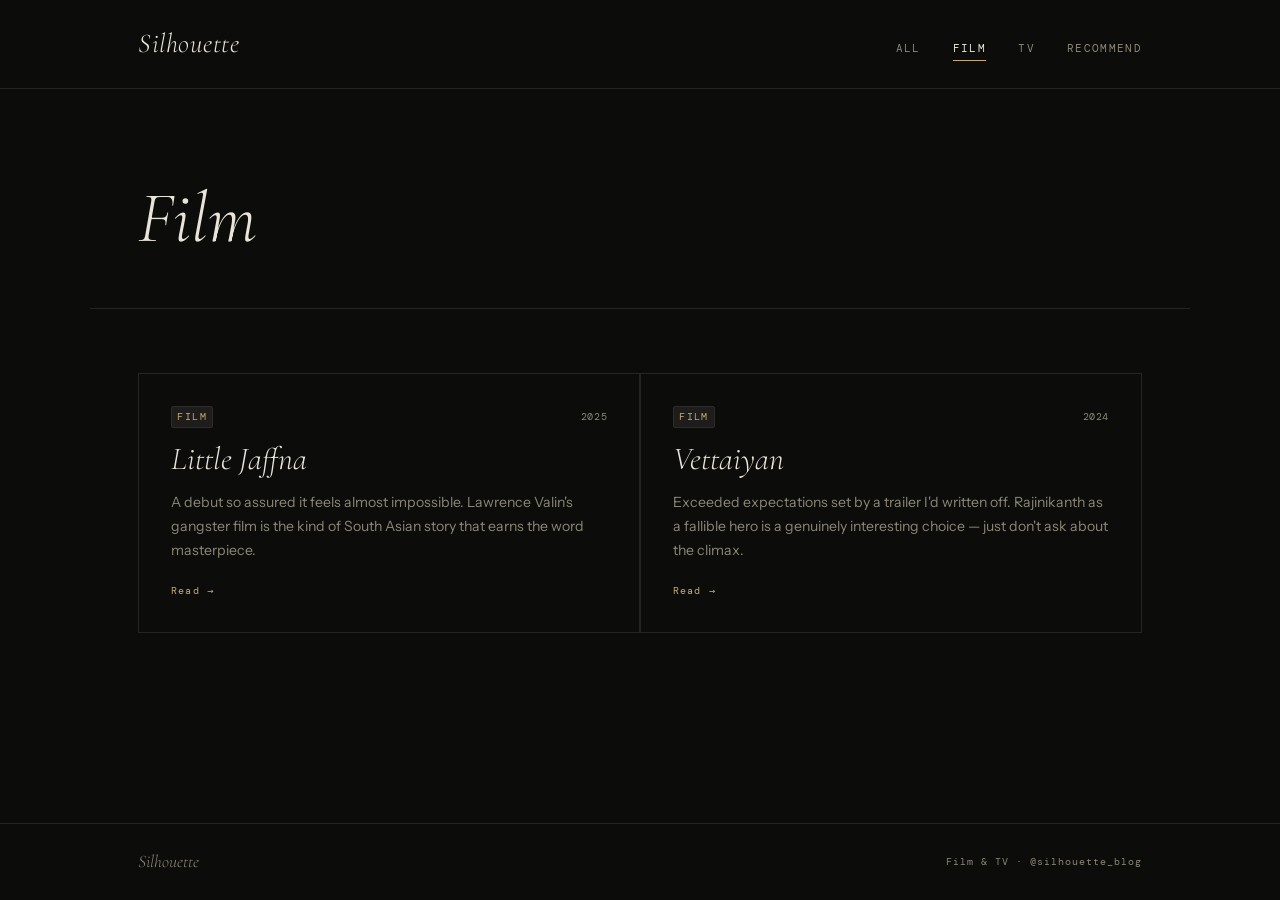
<file: film.html>
<!DOCTYPE html>
<html lang="en">
<head>
  <meta charset="UTF-8" />
  <meta name="viewport" content="width=device-width, initial-scale=1.0" />
  <title>Film — Silhouette</title>
  <link rel="stylesheet" href="css/style.css" />
  <link rel="preconnect" href="https://fonts.googleapis.com">
  <link href="https://fonts.googleapis.com/css2?family=Cormorant+Garamond:ital,wght@0,300;0,400;0,600;1,300;1,400&family=DM+Mono:wght@300;400&family=Instrument+Sans:wght@400;500&display=swap" rel="stylesheet">
</head>
<body>

  <header class="site-header">
    <div class="header-inner">
      <a href="index.html" class="wordmark">Silhouette</a>
      <nav>
        <a href="index.html" class="nav-link">All</a>
        <a href="film.html" class="nav-link active">Film</a>
        <a href="tv.html" class="nav-link">TV</a>
        <a href="recommend.html" class="nav-link">Recommend</a>
      </nav>
    </div>
    <div class="header-rule"></div>
  </header>

  <main>
    <div class="filter-header">
      <h1 class="filter-title">Film</h1>
    </div>

    <section class="grid-section">
      <div class="card-grid">

        <a href="posts/little-jaffna.html" class="card">
          <div class="card-top">
            <span class="tag">Film</span>
            <span class="card-year">2025</span>
          </div>
          <h3 class="card-title">Little Jaffna</h3>
          <p class="card-excerpt">A debut so assured it feels almost impossible. Lawrence Valin's gangster film is the kind of South Asian story that earns the word masterpiece.</p>
          <div class="card-footer">Read →</div>
        </a>

        <a href="posts/vettaiyan.html" class="card">
          <div class="card-top">
            <span class="tag">Film</span>
            <span class="card-year">2024</span>
          </div>
          <h3 class="card-title">Vettaiyan</h3>
          <p class="card-excerpt">Exceeded expectations set by a trailer I'd written off. Rajinikanth as a fallible hero is a genuinely interesting choice — just don't ask about the climax.</p>
          <div class="card-footer">Read →</div>
        </a>

      </div>
    </section>
  </main>

  <footer class="site-footer">
    <div class="footer-inner">
      <span class="wordmark-sm">Silhouette</span>
      <span class="footer-note">Film &amp; TV · @silhouette_blog</span>
    </div>
  </footer>

  <script data-goatcounter="https://silhouette.goatcounter.com/count"
          async src="//gc.zgo.at/count.js"></script>
</body>
</html>
</file>
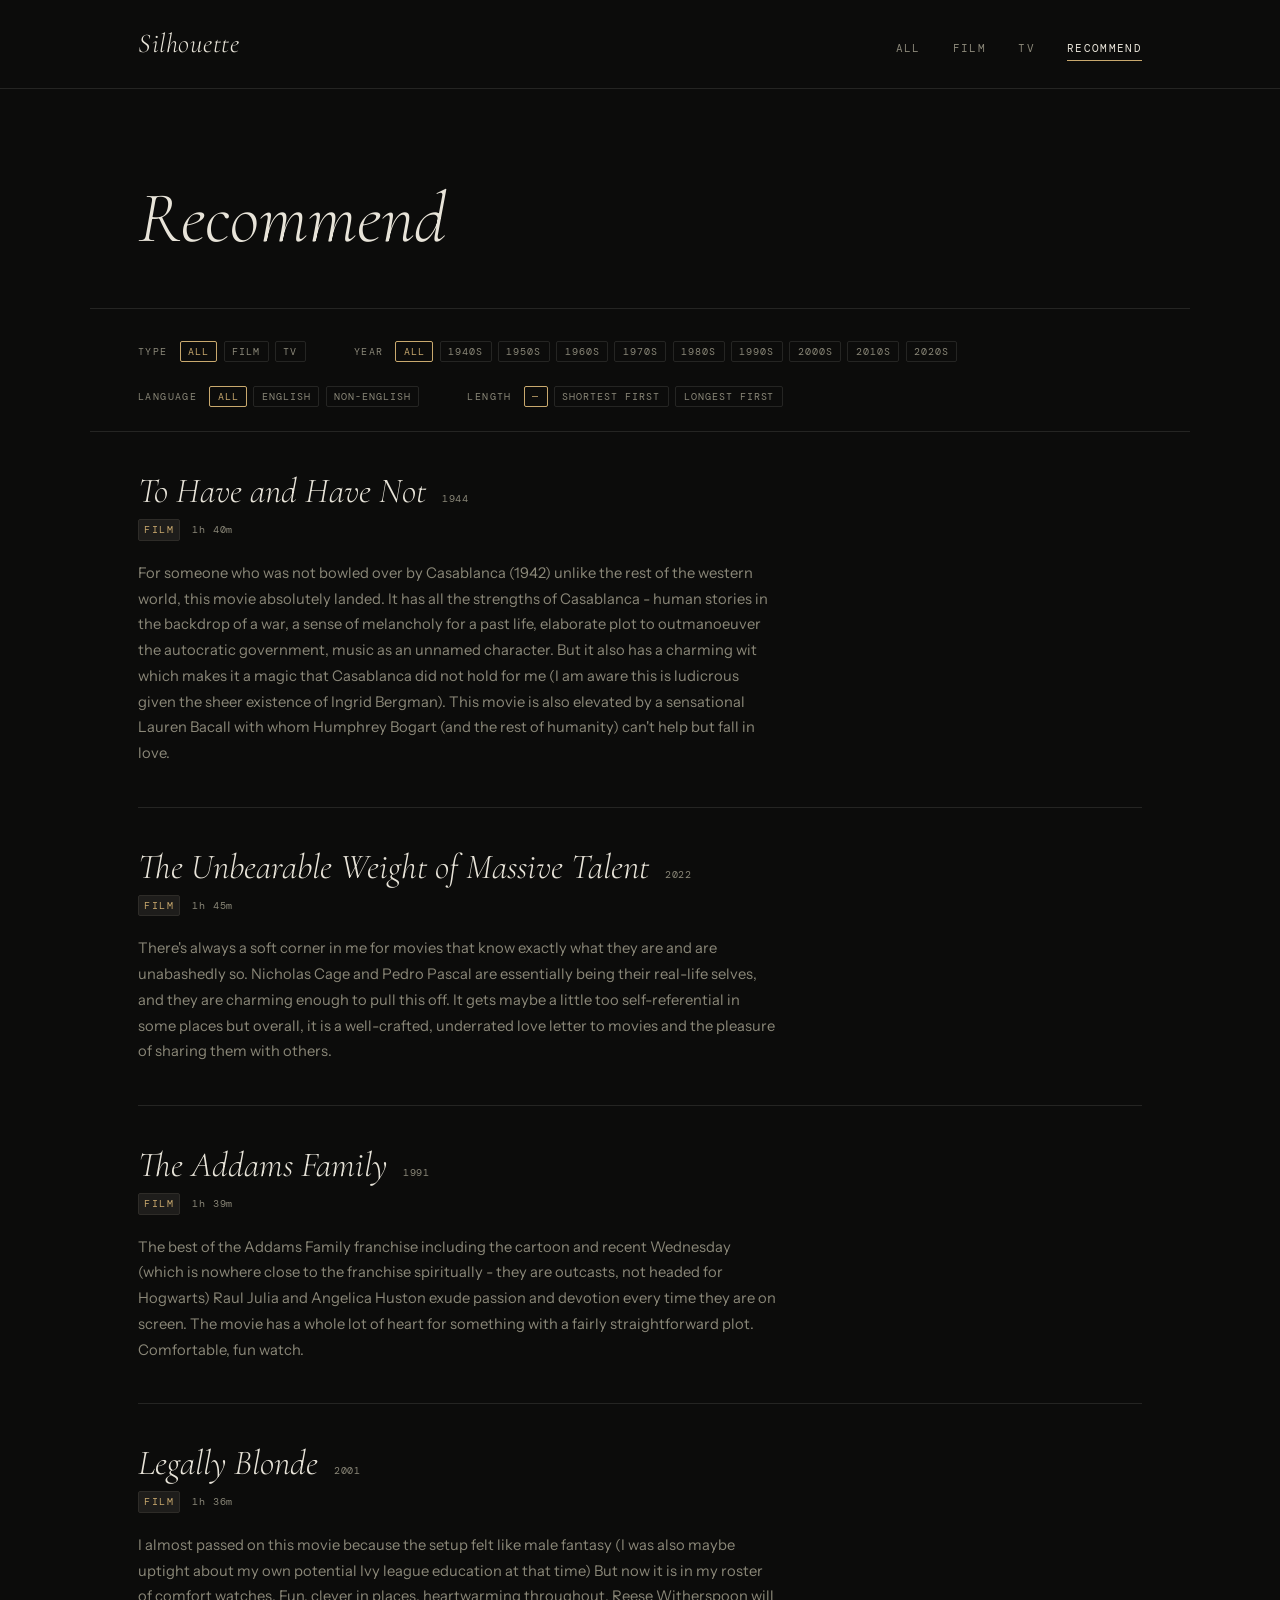
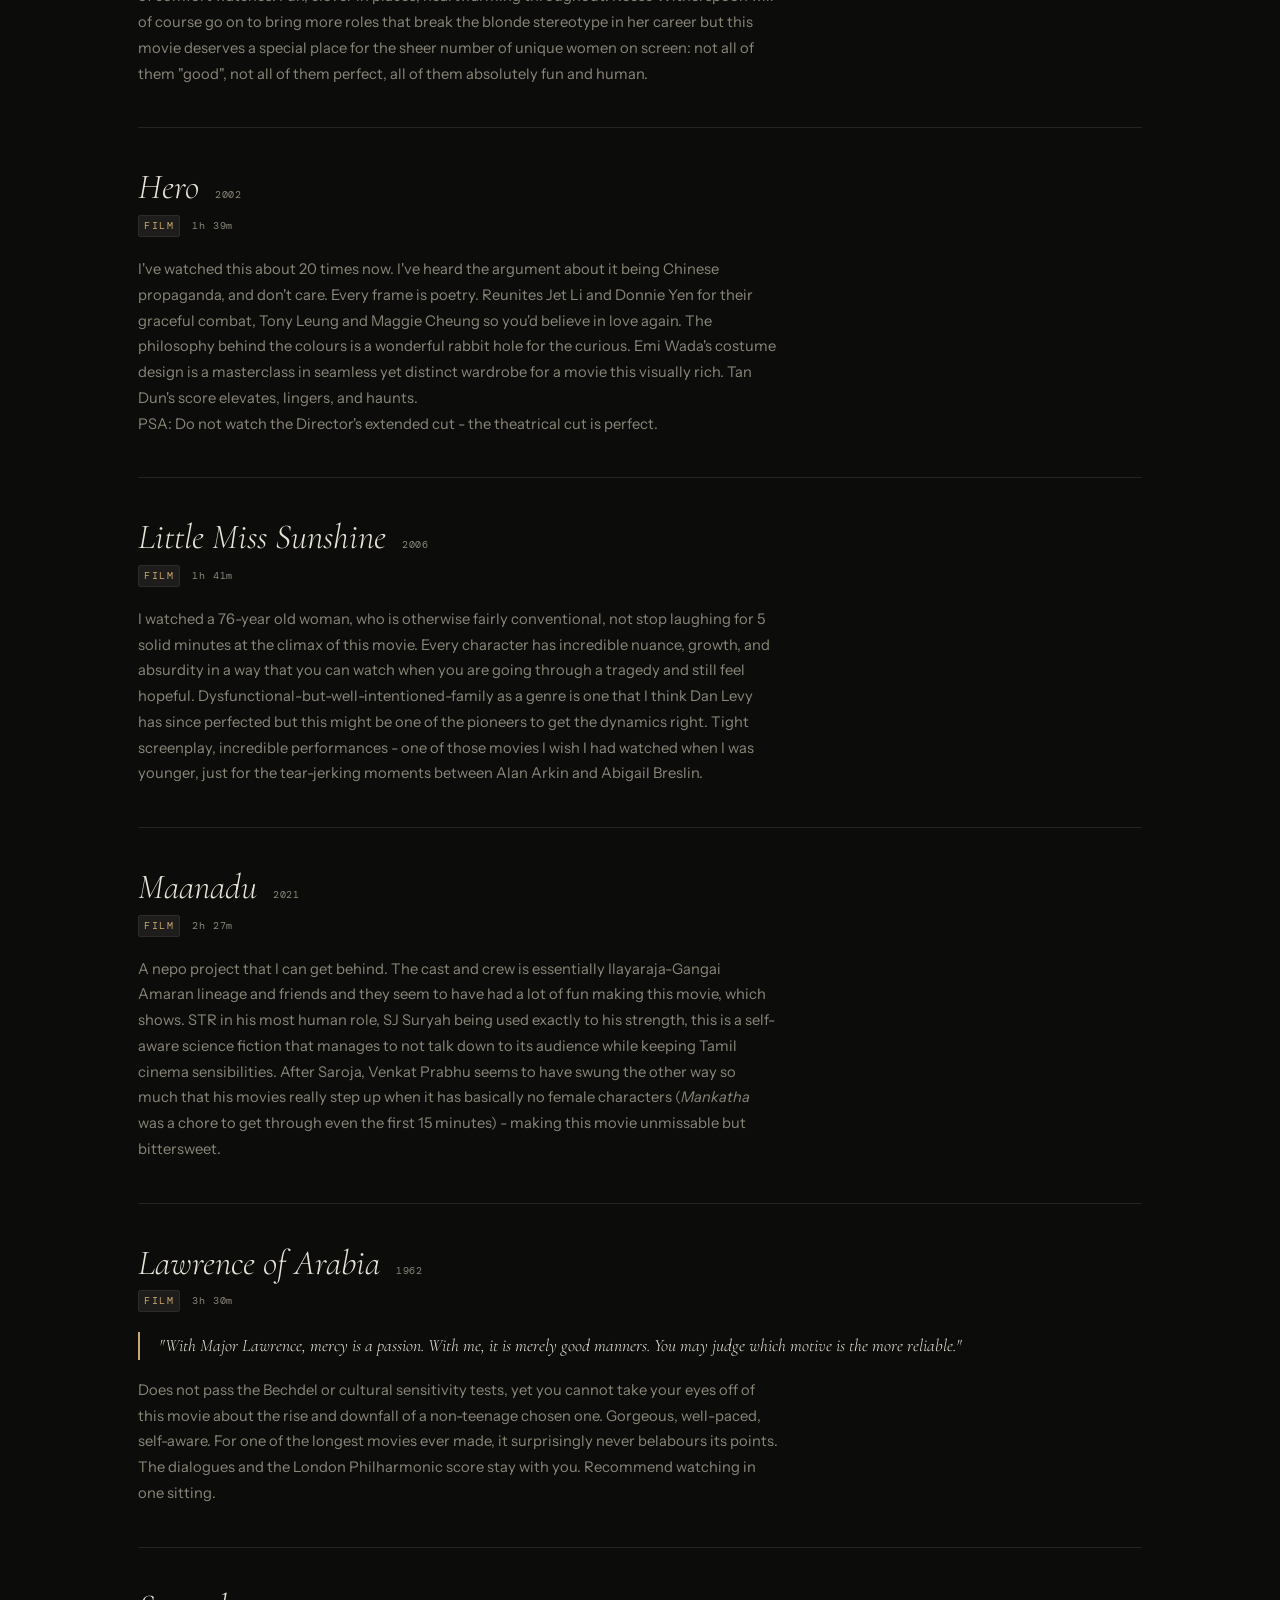
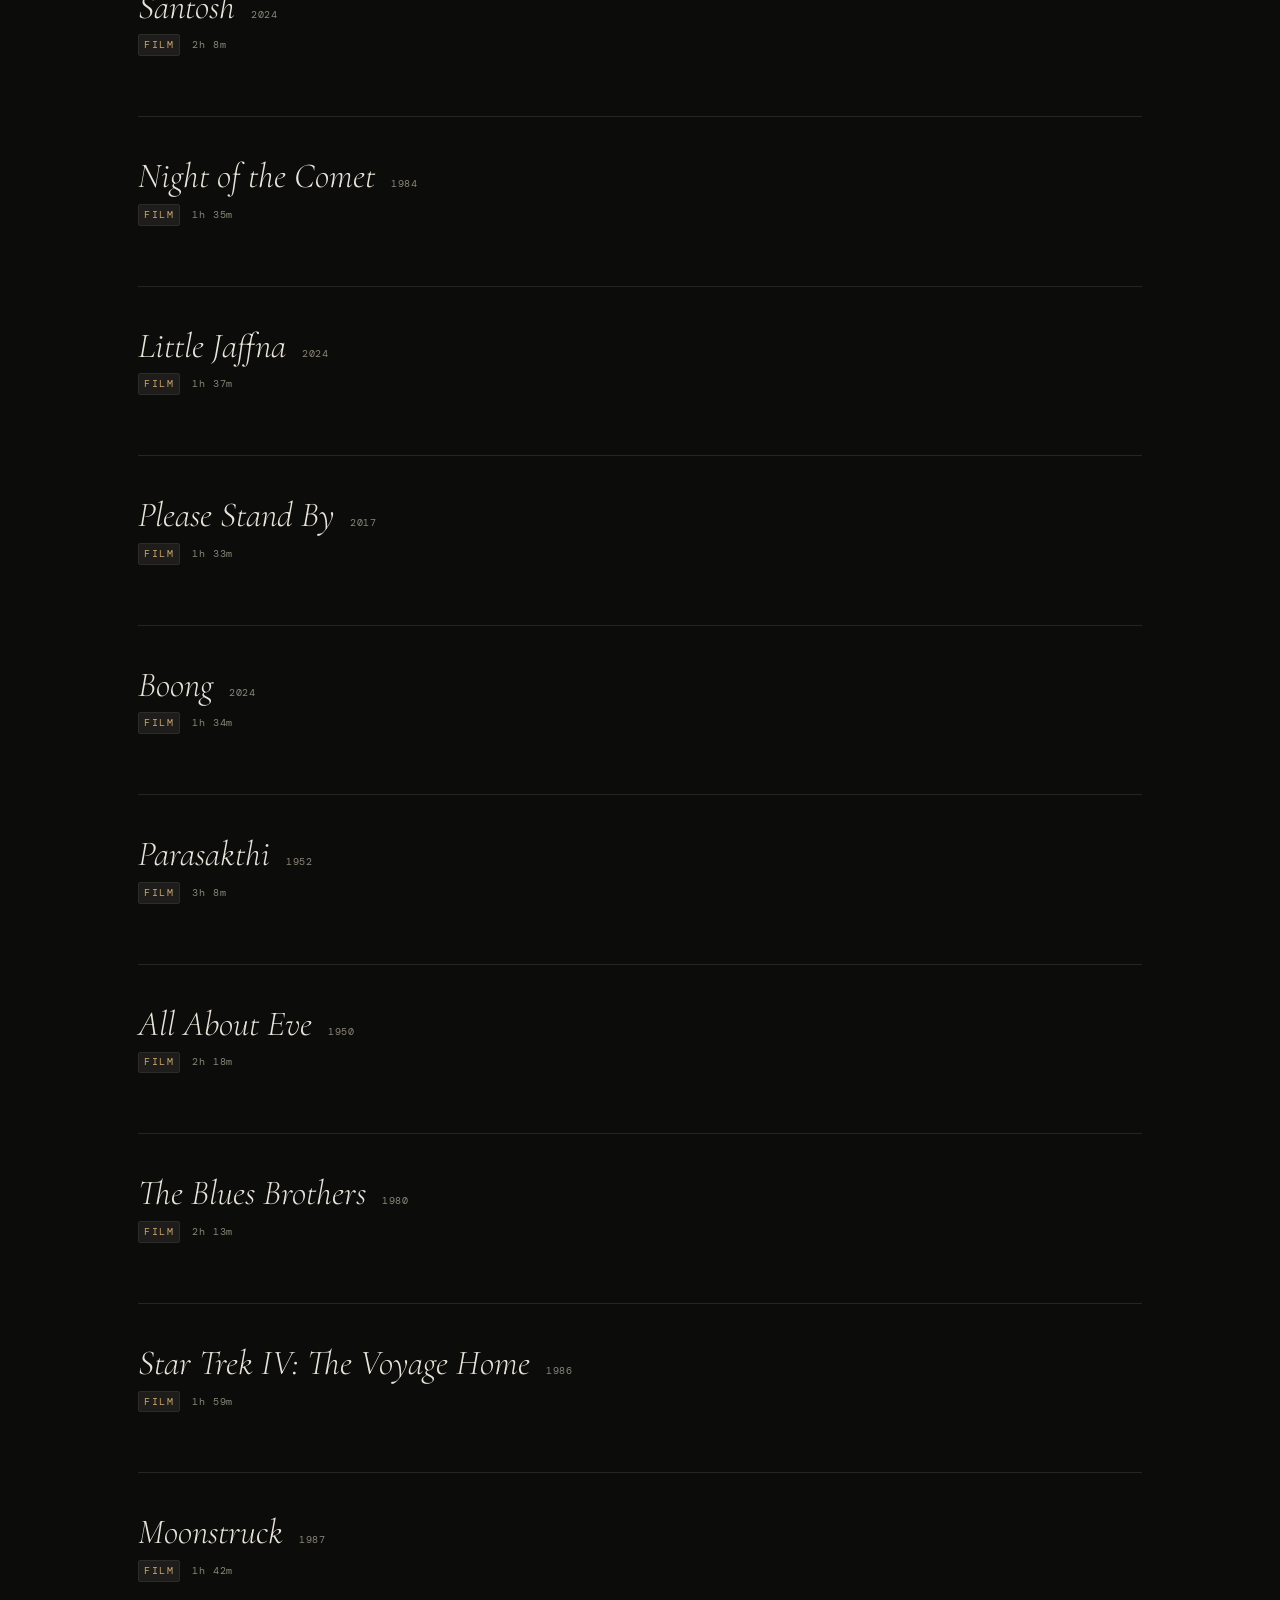
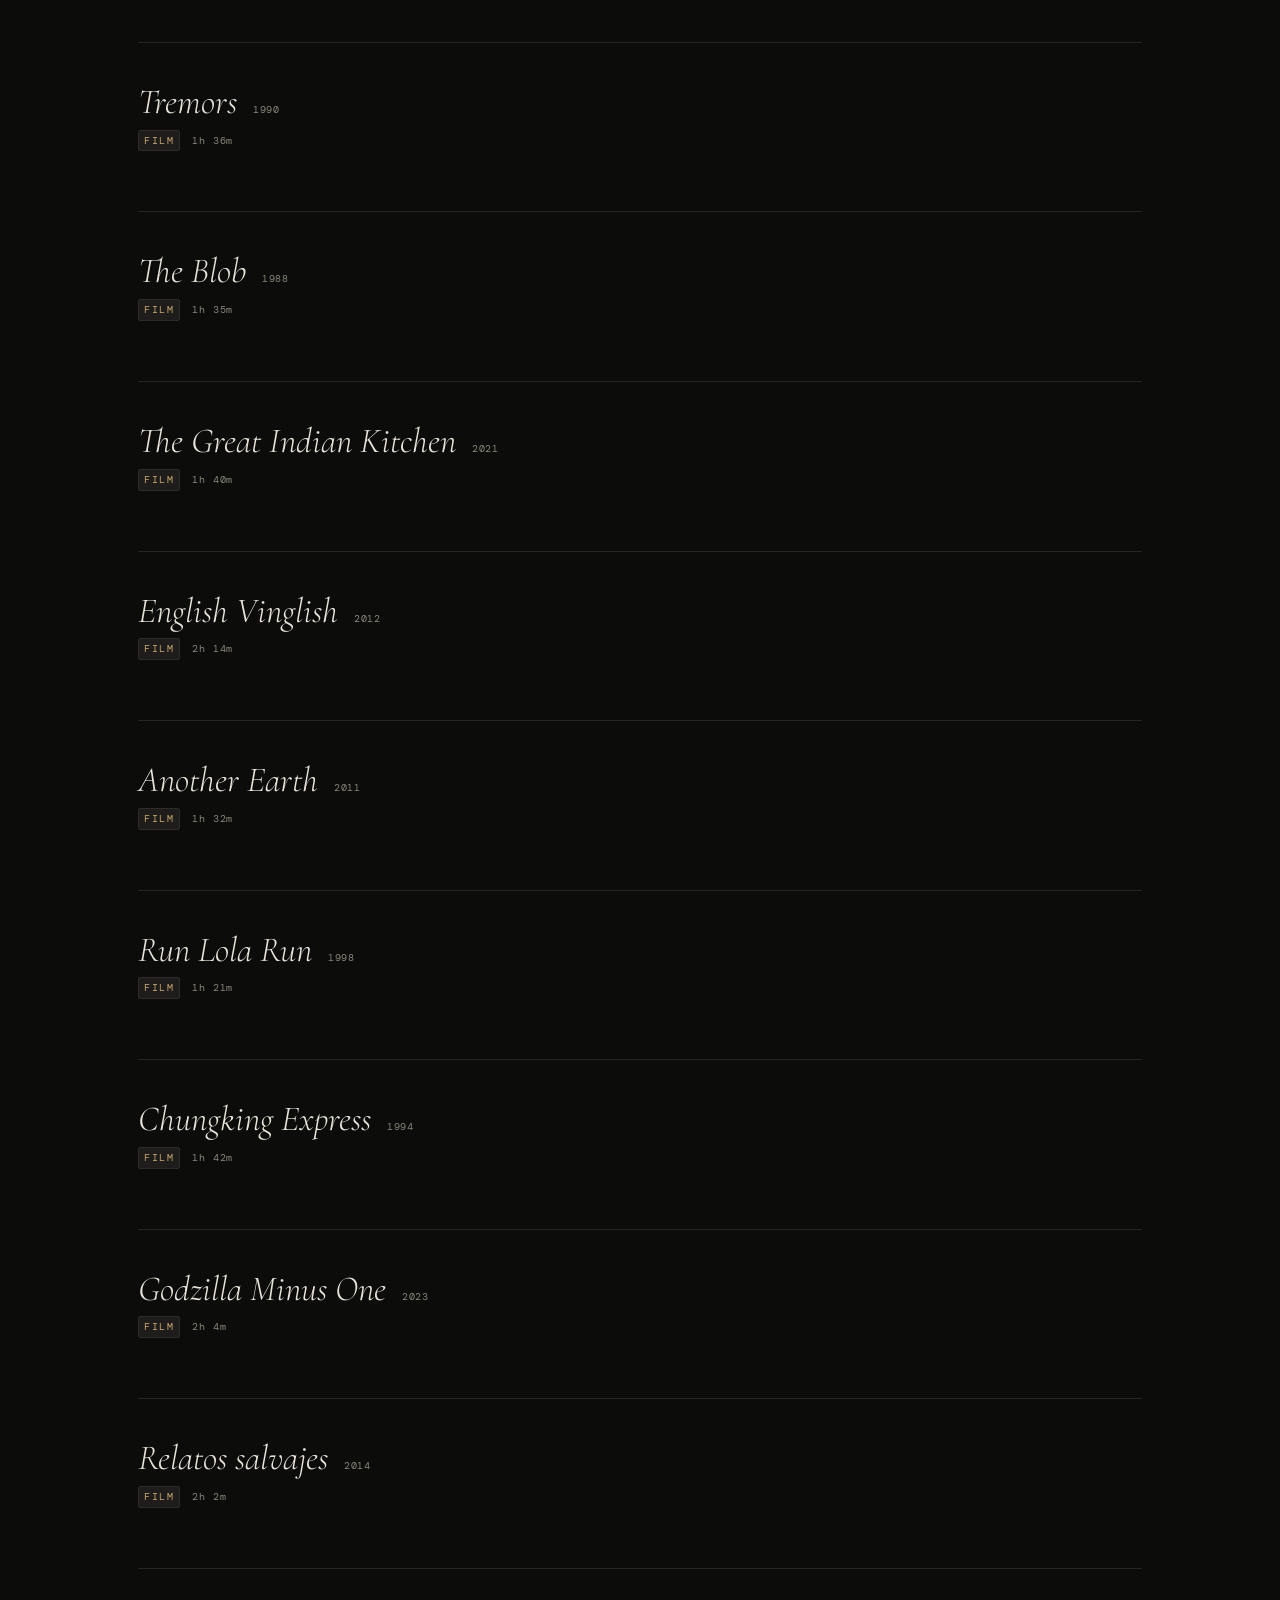
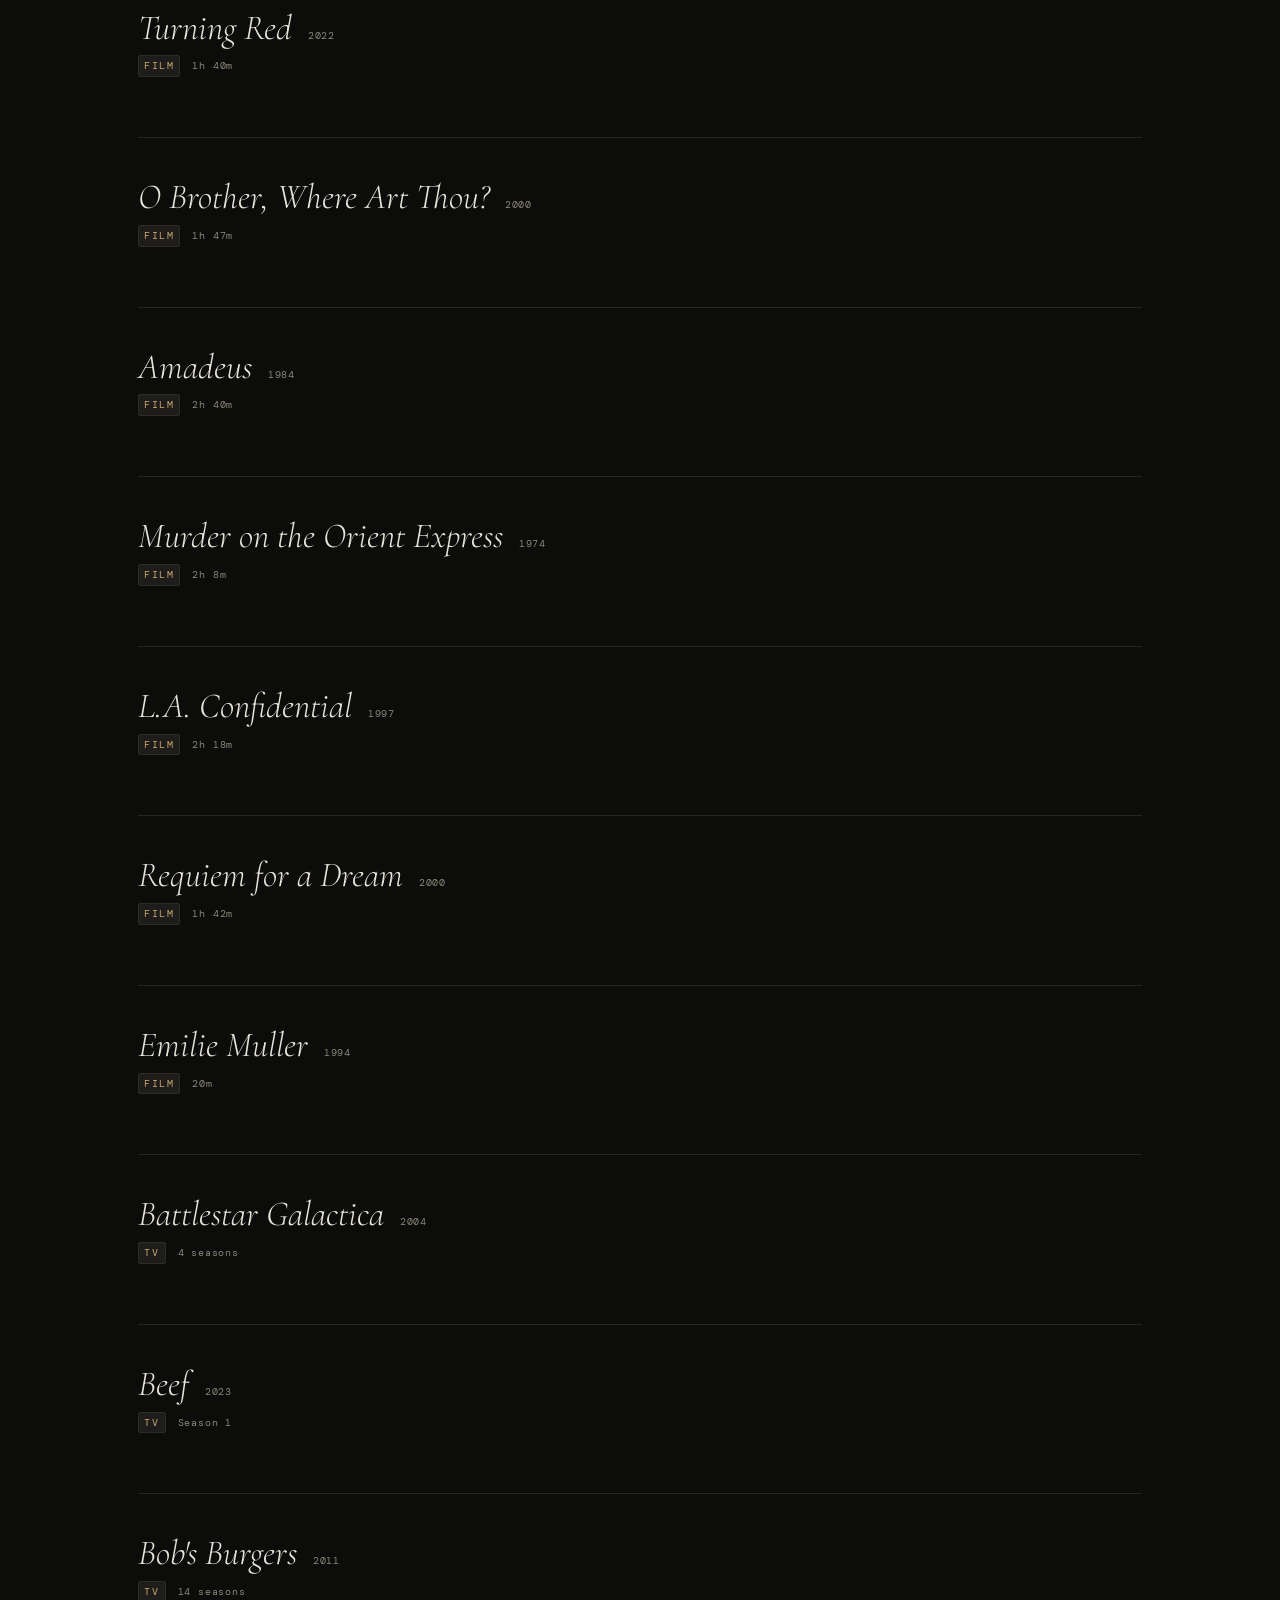
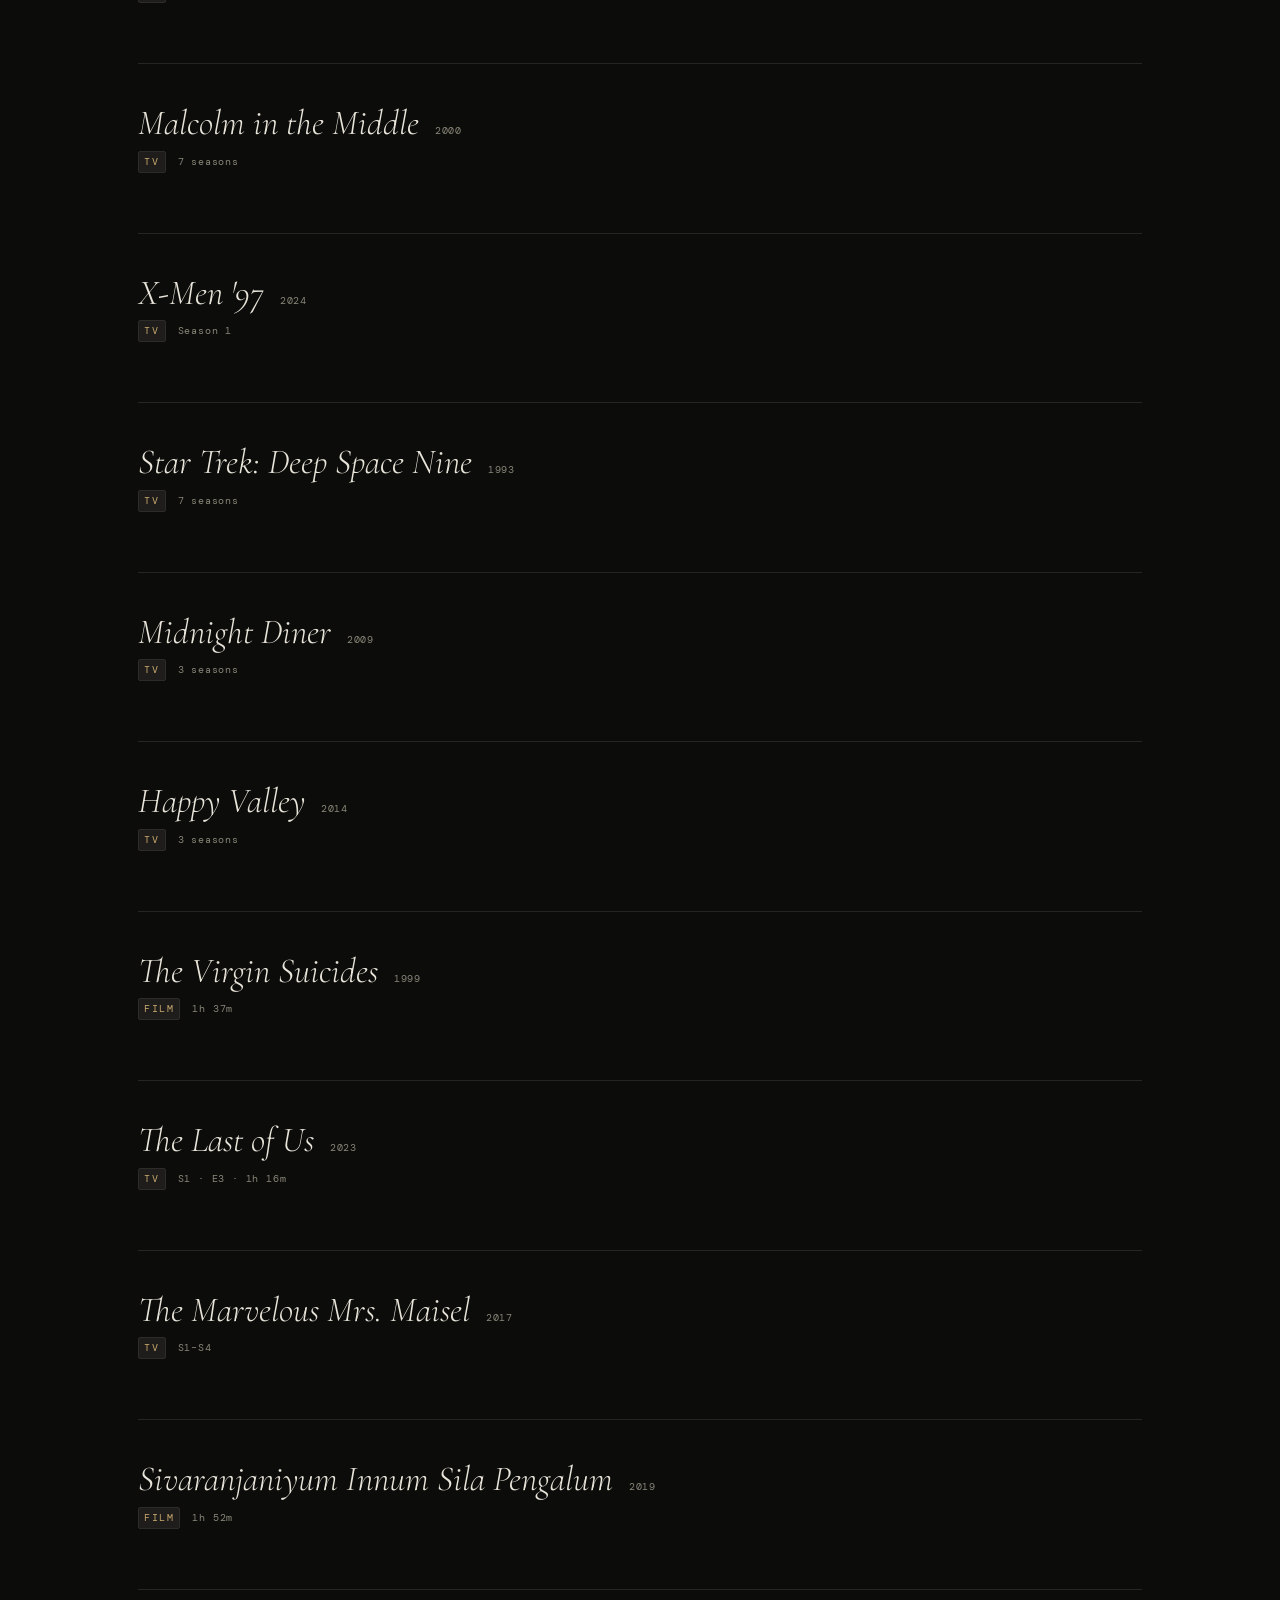
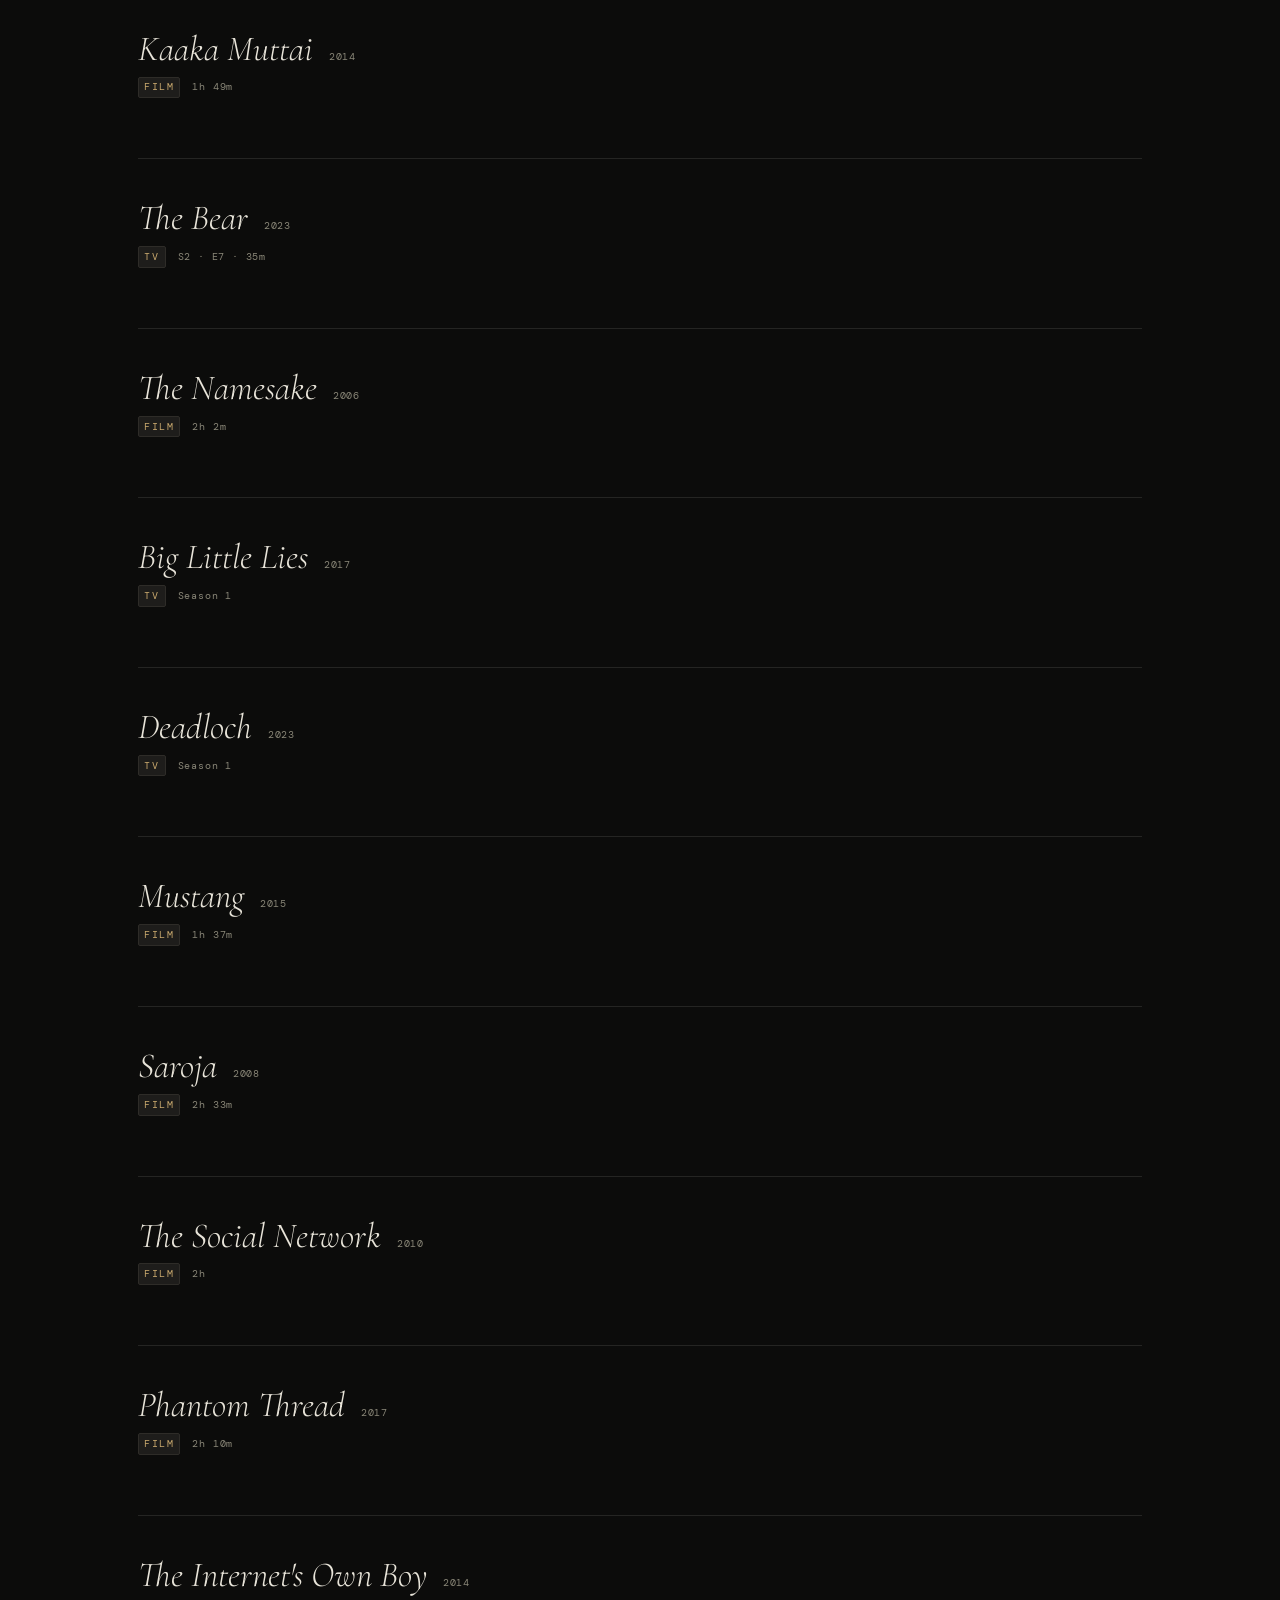
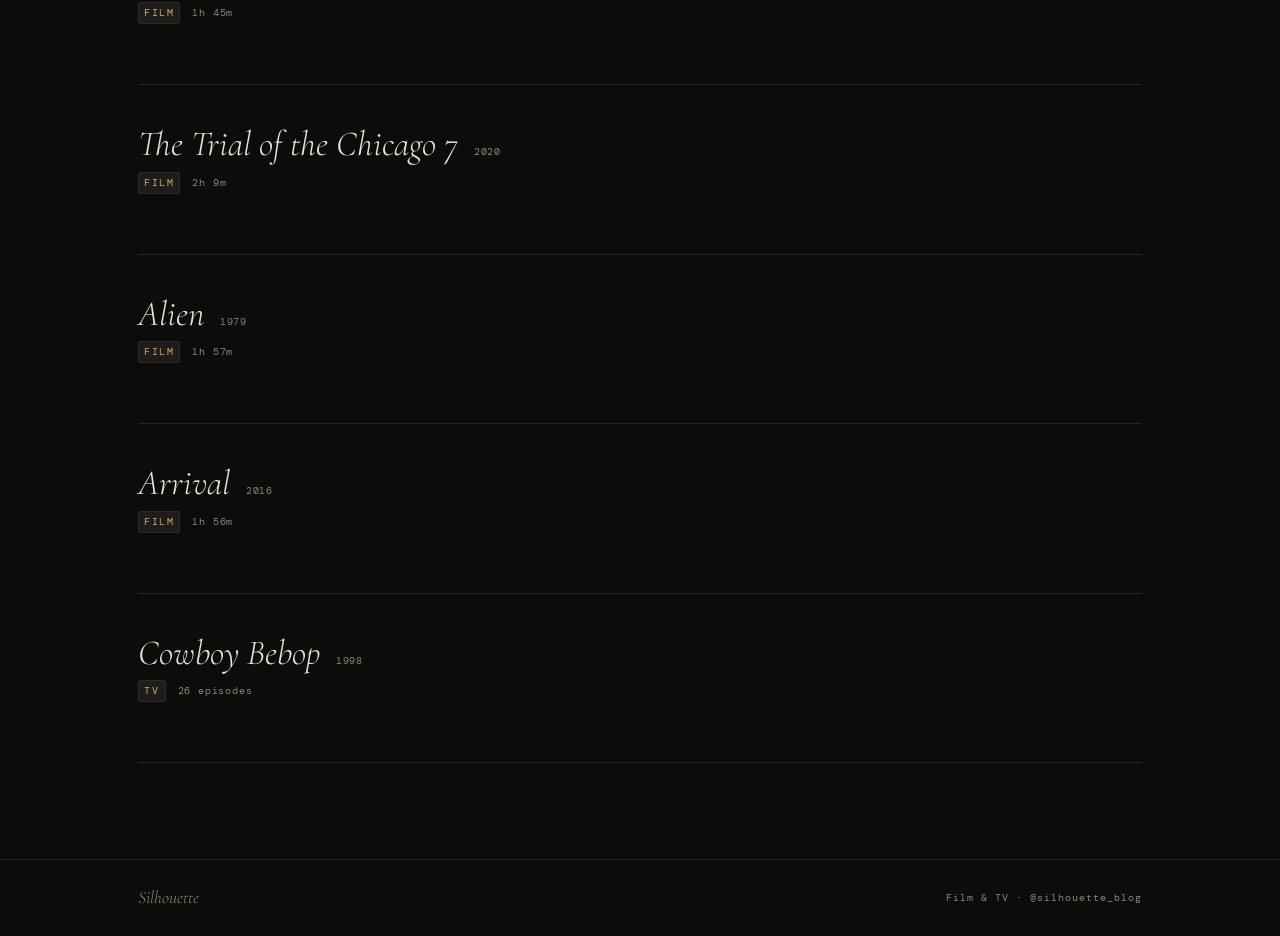
<file: recommend.html>
<!DOCTYPE html>
<html lang="en">
<head>
  <meta charset="UTF-8" />
  <meta name="viewport" content="width=device-width, initial-scale=1.0" />
  <title>Recommend — Silhouette</title>
  <link rel="stylesheet" href="css/style.css" />
  <link rel="preconnect" href="https://fonts.googleapis.com">
  <link href="https://fonts.googleapis.com/css2?family=Cormorant+Garamond:ital,wght@0,300;0,400;0,600;1,300;1,400&family=DM+Mono:wght@300;400&family=Instrument+Sans:wght@400;500&display=swap" rel="stylesheet">
</head>
<body>

  <header class="site-header">
    <div class="header-inner">
      <a href="index.html" class="wordmark">Silhouette</a>
      <nav>
        <a href="index.html" class="nav-link">All</a>
        <a href="film.html" class="nav-link">Film</a>
        <a href="tv.html" class="nav-link">TV</a>
        <a href="recommend.html" class="nav-link active">Recommend</a>
      </nav>
    </div>
    <div class="header-rule"></div>
  </header>

  <main>
    <div class="filter-header">
      <h1 class="filter-title">Recommend</h1>
    </div>

    <div class="rec-controls">
      <div class="rec-filter-group">
        <span class="rec-filter-label">Type</span>
        <div class="rec-filter-btns" role="group" aria-label="Filter by type">
          <button class="rec-btn active" data-filter-type="">All</button>
          <button class="rec-btn" data-filter-type="film">Film</button>
          <button class="rec-btn" data-filter-type="tv">TV</button>
        </div>
      </div>
      <div class="rec-filter-group">
        <span class="rec-filter-label">Year</span>
        <div class="rec-filter-btns" role="group" aria-label="Filter by year">
          <button class="rec-btn active" data-filter-year="">All</button>
          <button class="rec-btn" data-filter-year="1940">1940s</button>
          <button class="rec-btn" data-filter-year="1950">1950s</button>
          <button class="rec-btn" data-filter-year="1960">1960s</button>
          <button class="rec-btn" data-filter-year="1970">1970s</button>
          <button class="rec-btn" data-filter-year="1980">1980s</button>
          <button class="rec-btn" data-filter-year="1990">1990s</button>
          <button class="rec-btn" data-filter-year="2000">2000s</button>
          <button class="rec-btn" data-filter-year="2010">2010s</button>
          <button class="rec-btn" data-filter-year="2020">2020s</button>
        </div>
      </div>
      <div class="rec-filter-group">
        <span class="rec-filter-label">Language</span>
        <div class="rec-filter-btns" role="group" aria-label="Filter by language">
          <button class="rec-btn active" data-filter-lang="">All</button>
          <button class="rec-btn" data-filter-lang="en">English</button>
          <button class="rec-btn" data-filter-lang="non-en">Non-English</button>
        </div>
      </div>
      <div class="rec-filter-group">
        <span class="rec-filter-label">Length</span>
        <div class="rec-filter-btns" role="group" aria-label="Sort by length">
          <button class="rec-btn active" data-sort-runtime="">—</button>
          <button class="rec-btn" data-sort-runtime="asc">Shortest first</button>
          <button class="rec-btn" data-sort-runtime="desc">Longest first</button>
        </div>
      </div>
    </div>

    <section class="rec-list" id="rec-list">

      <article class="rec-item" data-type="film" data-lang="en" data-year="1944" data-runtime="100">
        <div class="rec-item-header">
          <div class="rec-title-row">
            <h2 class="rec-title">To Have and Have Not</h2>
            <span class="rec-year">1944</span>
          </div>
          <div class="rec-tags">
            <span class="tag">Film</span>
            <span class="rec-runtime">1h 40m</span>
          </div>
        </div>
        <p class="rec-body">For someone who was not bowled over by Casablanca (1942) unlike the rest of the western world, this movie absolutely landed. It has all the strengths of Casablanca - human stories in the backdrop of a war, a sense of melancholy for a past life, elaborate plot to outmanoeuver the autocratic government, music as an unnamed character. But it also has a charming wit which makes it a magic that Casablanca did not hold for me (I am aware this is ludicrous given the sheer existence of Ingrid Bergman). This movie is also elevated by a sensational Lauren Bacall with whom Humphrey Bogart (and the rest of humanity) can't help but fall in love.</p>
      </article>

      <article class="rec-item" data-type="film" data-lang="en" data-year="2022" data-runtime="105">
        <div class="rec-item-header">
          <div class="rec-title-row">
            <h2 class="rec-title">The Unbearable Weight of Massive Talent</h2>
            <span class="rec-year">2022</span>
          </div>
          <div class="rec-tags">
            <span class="tag">Film</span>
            <span class="rec-runtime">1h 45m</span>
          </div>
        </div>
        <p class="rec-body">There's always a soft corner in me for movies that know exactly what they are and are unabashedly so. Nicholas Cage and Pedro Pascal are essentially being their real-life selves, and they are charming enough to pull this off. It gets maybe a little too self-referential in some places but overall, it is a well-crafted, underrated love letter to movies and the pleasure of sharing them with others.</p>
      </article>

      <article class="rec-item" data-type="film" data-lang="en" data-year="1991" data-runtime="99">
        <div class="rec-item-header">
          <div class="rec-title-row">
            <h2 class="rec-title">The Addams Family</h2>
            <span class="rec-year">1991</span>
          </div>
          <div class="rec-tags">
            <span class="tag">Film</span>
            <span class="rec-runtime">1h 39m</span>
          </div>
        </div>
        <p class="rec-body">The best of the Addams Family franchise including the cartoon and recent Wednesday (which is nowhere close to the franchise spiritually - they are outcasts, not headed for Hogwarts) Raul Julia and Angelica Huston exude passion and devotion every time they are on screen. The movie has a whole lot of heart for something with a fairly straightforward plot. Comfortable, fun watch.</p>
      </article>

      <article class="rec-item" data-type="film" data-lang="en" data-year="2001" data-runtime="96">
        <div class="rec-item-header">
          <div class="rec-title-row">
            <h2 class="rec-title">Legally Blonde</h2>
            <span class="rec-year">2001</span>
          </div>
          <div class="rec-tags">
            <span class="tag">Film</span>
            <span class="rec-runtime">1h 36m</span>
          </div>
        </div>
        <p class="rec-body">I almost passed on this movie because the setup felt like male fantasy (I was also maybe uptight about my own potential Ivy league education at that time) But now it is in my roster of comfort watches. Fun, clever in places, heartwarming throughout. Reese Witherspoon will of course go on to bring more roles that break the blonde stereotype in her career but this movie deserves a special place for the sheer number of unique women on screen: not all of them "good", not all of them perfect, all of them absolutely fun and human.</p>
      </article>

      <article class="rec-item" data-type="film" data-lang="non-en" data-year="2002" data-runtime="99">
        <div class="rec-item-header">
          <div class="rec-title-row">
            <h2 class="rec-title">Hero</h2>
            <span class="rec-year">2002</span>
          </div>
          <div class="rec-tags">
            <span class="tag">Film</span>
            <span class="rec-runtime">1h 39m</span>
          </div>
        </div>
        <p class="rec-body">
          I've watched this about 20 times now. I've heard the argument about it being Chinese propaganda, and don't care. Every frame is poetry. Reunites Jet Li and Donnie Yen for their graceful combat, Tony Leung and Maggie Cheung so you'd believe in love again. The philosophy behind the colours is a wonderful rabbit hole for the curious. Emi Wada's costume design is a masterclass in seamless yet distinct wardrobe for a movie this visually rich. Tan Dun's score elevates, lingers, and haunts. <br/> PSA: Do not watch the Director's extended cut - the theatrical cut is perfect.
        </p>
      </article>

      <article class="rec-item" data-type="film" data-lang="en" data-year="2006" data-runtime="101">
        <div class="rec-item-header">
          <div class="rec-title-row">
            <h2 class="rec-title">Little Miss Sunshine</h2>
            <span class="rec-year">2006</span>
          </div>
          <div class="rec-tags">
            <span class="tag">Film</span>
            <span class="rec-runtime">1h 41m</span>
          </div>
        </div>
        <p class="rec-body">I watched a 76-year old woman, who is otherwise fairly conventional, not stop laughing for 5 solid minutes at the climax of this movie. Every character has incredible nuance, growth, and absurdity in a way that you can watch when you are going through a tragedy and still feel hopeful. Dysfunctional-but-well-intentioned-family as a genre is one that I think Dan Levy has since perfected but this might be one of the pioneers to get the dynamics right. Tight screenplay, incredible performances - one of those movies I wish I had watched when I was younger, just for the tear-jerking moments between Alan Arkin and Abigail Breslin.</p>
      </article>

      <article class="rec-item" data-type="film" data-lang="non-en" data-year="2021" data-runtime="147">
        <div class="rec-item-header">
          <div class="rec-title-row">
            <h2 class="rec-title">Maanadu</h2>
            <span class="rec-year">2021</span>
          </div>
          <div class="rec-tags">
            <span class="tag">Film</span>
            <span class="rec-runtime">2h 27m</span>
          </div>
        </div>
        <p class="rec-body">A nepo project that I can get behind. The cast and crew is essentially Ilayaraja-Gangai Amaran lineage and friends and they seem to have had a lot of fun making this movie, which shows. STR in his most human role, SJ Suryah being used exactly to his strength, this is a self-aware science fiction that manages to not talk down to its audience while keeping Tamil cinema sensibilities. After Saroja, Venkat Prabhu seems to have swung the other way so much that his movies really step up when it has basically no female characters (<em>Mankatha</em> was a chore to get through even the first 15 minutes) - making this movie unmissable but bittersweet.</p>
      </article>

      <article class="rec-item" data-type="film" data-lang="en" data-year="1962" data-runtime="210">
        <div class="rec-item-header">
          <div class="rec-title-row">
            <h2 class="rec-title">Lawrence of Arabia</h2>
            <span class="rec-year">1962</span>
          </div>
          <div class="rec-tags">
            <span class="tag">Film</span>
            <span class="rec-runtime">3h 30m</span>
          </div>
        </div>
        <blockquote class="rec-quote">
          "With Major Lawrence, mercy is a passion. With me, it is merely good manners. You may judge which motive is the more reliable."
        </blockquote>
        <p class="rec-body">Does not pass the Bechdel or cultural sensitivity tests, yet you cannot take your eyes off of this movie about the rise and downfall of a non-teenage chosen one. Gorgeous, well-paced, self-aware. For one of the longest movies ever made, it surprisingly never belabours its points. The dialogues and the London Philharmonic score stay with you. Recommend watching in one sitting.</p>
      </article>

      <article class="rec-item" data-type="film" data-lang="en" data-year="2024" data-runtime="128">
        <div class="rec-item-header">
          <div class="rec-title-row">
            <h2 class="rec-title">Santosh</h2>
            <span class="rec-year">2024</span>
          </div>
          <div class="rec-tags">
            <span class="tag">Film</span>
            <span class="rec-runtime">2h 8m</span>
          </div>
        </div>
      </article>

      <article class="rec-item" data-type="film" data-lang="en" data-year="1984" data-runtime="95">
        <div class="rec-item-header">
          <div class="rec-title-row">
            <h2 class="rec-title">Night of the Comet</h2>
            <span class="rec-year">1984</span>
          </div>
          <div class="rec-tags">
            <span class="tag">Film</span>
            <span class="rec-runtime">1h 35m</span>
          </div>
        </div>
      </article>

      <article class="rec-item" data-type="film" data-lang="non-en" data-year="2024" data-runtime="97">
        <div class="rec-item-header">
          <div class="rec-title-row">
            <h2 class="rec-title">Little Jaffna</h2>
            <span class="rec-year">2024</span>
          </div>
          <div class="rec-tags">
            <span class="tag">Film</span>
            <span class="rec-runtime">1h 37m</span>
          </div>
        </div>
      </article>

      <article class="rec-item" data-type="film" data-lang="en" data-year="2017" data-runtime="93">
        <div class="rec-item-header">
          <div class="rec-title-row">
            <h2 class="rec-title">Please Stand By</h2>
            <span class="rec-year">2017</span>
          </div>
          <div class="rec-tags">
            <span class="tag">Film</span>
            <span class="rec-runtime">1h 33m</span>
          </div>
        </div>
      </article>

      <article class="rec-item" data-type="film" data-lang="non-en" data-year="2024" data-runtime="94">
        <div class="rec-item-header">
          <div class="rec-title-row">
            <h2 class="rec-title">Boong</h2>
            <span class="rec-year">2024</span>
          </div>
          <div class="rec-tags">
            <span class="tag">Film</span>
            <span class="rec-runtime">1h 34m</span>
          </div>
        </div>
      </article>

      <article class="rec-item" data-type="film" data-lang="non-en" data-year="1952" data-runtime="188">
        <div class="rec-item-header">
          <div class="rec-title-row">
            <h2 class="rec-title">Parasakthi</h2>
            <span class="rec-year">1952</span>
          </div>
          <div class="rec-tags">
            <span class="tag">Film</span>
            <span class="rec-runtime">3h 8m</span>
          </div>
        </div>
      </article>

      <article class="rec-item" data-type="film" data-lang="en" data-year="1950" data-runtime="138">
        <div class="rec-item-header">
          <div class="rec-title-row">
            <h2 class="rec-title">All About Eve</h2>
            <span class="rec-year">1950</span>
          </div>
          <div class="rec-tags">
            <span class="tag">Film</span>
            <span class="rec-runtime">2h 18m</span>
          </div>
        </div>
      </article>

      <article class="rec-item" data-type="film" data-lang="en" data-year="1980" data-runtime="133">
        <div class="rec-item-header">
          <div class="rec-title-row">
            <h2 class="rec-title">The Blues Brothers</h2>
            <span class="rec-year">1980</span>
          </div>
          <div class="rec-tags">
            <span class="tag">Film</span>
            <span class="rec-runtime">2h 13m</span>
          </div>
        </div>
      </article>

      <article class="rec-item" data-type="film" data-lang="en" data-year="1986" data-runtime="119">
        <div class="rec-item-header">
          <div class="rec-title-row">
            <h2 class="rec-title">Star Trek IV: The Voyage Home</h2>
            <span class="rec-year">1986</span>
          </div>
          <div class="rec-tags">
            <span class="tag">Film</span>
            <span class="rec-runtime">1h 59m</span>
          </div>
        </div>
      </article>

      <article class="rec-item" data-type="film" data-lang="en" data-year="1987" data-runtime="102">
        <div class="rec-item-header">
          <div class="rec-title-row">
            <h2 class="rec-title">Moonstruck</h2>
            <span class="rec-year">1987</span>
          </div>
          <div class="rec-tags">
            <span class="tag">Film</span>
            <span class="rec-runtime">1h 42m</span>
          </div>
        </div>
      </article>

      <article class="rec-item" data-type="film" data-lang="en" data-year="1990" data-runtime="96">
        <div class="rec-item-header">
          <div class="rec-title-row">
            <h2 class="rec-title">Tremors</h2>
            <span class="rec-year">1990</span>
          </div>
          <div class="rec-tags">
            <span class="tag">Film</span>
            <span class="rec-runtime">1h 36m</span>
          </div>
        </div>
      </article>

      <article class="rec-item" data-type="film" data-lang="en" data-year="1988" data-runtime="95">
        <div class="rec-item-header">
          <div class="rec-title-row">
            <h2 class="rec-title">The Blob</h2>
            <span class="rec-year">1988</span>
          </div>
          <div class="rec-tags">
            <span class="tag">Film</span>
            <span class="rec-runtime">1h 35m</span>
          </div>
        </div>
      </article>

      <article class="rec-item" data-type="film" data-lang="non-en" data-year="2021" data-runtime="100">
        <div class="rec-item-header">
          <div class="rec-title-row">
            <h2 class="rec-title">The Great Indian Kitchen</h2>
            <span class="rec-year">2021</span>
          </div>
          <div class="rec-tags">
            <span class="tag">Film</span>
            <span class="rec-runtime">1h 40m</span>
          </div>
        </div>
      </article>

      <article class="rec-item" data-type="film" data-lang="non-en" data-year="2012" data-runtime="134">
        <div class="rec-item-header">
          <div class="rec-title-row">
            <h2 class="rec-title">English Vinglish</h2>
            <span class="rec-year">2012</span>
          </div>
          <div class="rec-tags">
            <span class="tag">Film</span>
            <span class="rec-runtime">2h 14m</span>
          </div>
        </div>
      </article>

      <article class="rec-item" data-type="film" data-lang="en" data-year="2011" data-runtime="92">
        <div class="rec-item-header">
          <div class="rec-title-row">
            <h2 class="rec-title">Another Earth</h2>
            <span class="rec-year">2011</span>
          </div>
          <div class="rec-tags">
            <span class="tag">Film</span>
            <span class="rec-runtime">1h 32m</span>
          </div>
        </div>
      </article>

      <article class="rec-item" data-type="film" data-lang="non-en" data-year="1998" data-runtime="81">
        <div class="rec-item-header">
          <div class="rec-title-row">
            <h2 class="rec-title">Run Lola Run</h2>
            <span class="rec-year">1998</span>
          </div>
          <div class="rec-tags">
            <span class="tag">Film</span>
            <span class="rec-runtime">1h 21m</span>
          </div>
        </div>
      </article>

      <article class="rec-item" data-type="film" data-lang="non-en" data-year="1994" data-runtime="102">
        <div class="rec-item-header">
          <div class="rec-title-row">
            <h2 class="rec-title">Chungking Express</h2>
            <span class="rec-year">1994</span>
          </div>
          <div class="rec-tags">
            <span class="tag">Film</span>
            <span class="rec-runtime">1h 42m</span>
          </div>
        </div>
      </article>

      <article class="rec-item" data-type="film" data-lang="non-en" data-year="2023" data-runtime="124">
        <div class="rec-item-header">
          <div class="rec-title-row">
            <h2 class="rec-title">Godzilla Minus One</h2>
            <span class="rec-year">2023</span>
          </div>
          <div class="rec-tags">
            <span class="tag">Film</span>
            <span class="rec-runtime">2h 4m</span>
          </div>
        </div>
      </article>

      <article class="rec-item" data-type="film" data-lang="non-en" data-year="2014" data-runtime="122">
        <div class="rec-item-header">
          <div class="rec-title-row">
            <h2 class="rec-title">Relatos salvajes</h2>
            <span class="rec-year">2014</span>
          </div>
          <div class="rec-tags">
            <span class="tag">Film</span>
            <span class="rec-runtime">2h 2m</span>
          </div>
        </div>
      </article>

      <article class="rec-item" data-type="film" data-lang="en" data-year="2022" data-runtime="100">
        <div class="rec-item-header">
          <div class="rec-title-row">
            <h2 class="rec-title">Turning Red</h2>
            <span class="rec-year">2022</span>
          </div>
          <div class="rec-tags">
            <span class="tag">Film</span>
            <span class="rec-runtime">1h 40m</span>
          </div>
        </div>
      </article>

      <article class="rec-item" data-type="film" data-lang="en" data-year="2000" data-runtime="107">
        <div class="rec-item-header">
          <div class="rec-title-row">
            <h2 class="rec-title">O Brother, Where Art Thou?</h2>
            <span class="rec-year">2000</span>
          </div>
          <div class="rec-tags">
            <span class="tag">Film</span>
            <span class="rec-runtime">1h 47m</span>
          </div>
        </div>
      </article>

      <article class="rec-item" data-type="film" data-lang="en" data-year="1984" data-runtime="160">
        <div class="rec-item-header">
          <div class="rec-title-row">
            <h2 class="rec-title">Amadeus</h2>
            <span class="rec-year">1984</span>
          </div>
          <div class="rec-tags">
            <span class="tag">Film</span>
            <span class="rec-runtime">2h 40m</span>
          </div>
        </div>
      </article>

      <article class="rec-item" data-type="film" data-lang="en" data-year="1974" data-runtime="128">
        <div class="rec-item-header">
          <div class="rec-title-row">
            <h2 class="rec-title">Murder on the Orient Express</h2>
            <span class="rec-year">1974</span>
          </div>
          <div class="rec-tags">
            <span class="tag">Film</span>
            <span class="rec-runtime">2h 8m</span>
          </div>
        </div>
      </article>

      <article class="rec-item" data-type="film" data-lang="en" data-year="1997" data-runtime="138">
        <div class="rec-item-header">
          <div class="rec-title-row">
            <h2 class="rec-title">L.A. Confidential</h2>
            <span class="rec-year">1997</span>
          </div>
          <div class="rec-tags">
            <span class="tag">Film</span>
            <span class="rec-runtime">2h 18m</span>
          </div>
        </div>
      </article>

      <article class="rec-item" data-type="film" data-lang="en" data-year="2000" data-runtime="102">
        <div class="rec-item-header">
          <div class="rec-title-row">
            <h2 class="rec-title">Requiem for a Dream</h2>
            <span class="rec-year">2000</span>
          </div>
          <div class="rec-tags">
            <span class="tag">Film</span>
            <span class="rec-runtime">1h 42m</span>
          </div>
        </div>
      </article>

      <article class="rec-item" data-type="film" data-lang="non-en" data-year="1994" data-runtime="20">
        <div class="rec-item-header">
          <div class="rec-title-row">
            <h2 class="rec-title">Emilie Muller</h2>
            <span class="rec-year">1994</span>
          </div>
          <div class="rec-tags">
            <span class="tag">Film</span>
            <span class="rec-runtime">20m</span>
          </div>
        </div>
      </article>

      <article class="rec-item" data-type="tv" data-lang="en" data-year="2004" data-runtime="73">
        <div class="rec-item-header">
          <div class="rec-title-row">
            <h2 class="rec-title">Battlestar Galactica</h2>
            <span class="rec-year">2004</span>
          </div>
          <div class="rec-tags">
            <span class="tag">TV</span>
            <span class="rec-runtime">4 seasons</span>
          </div>
        </div>
      </article>

      <article class="rec-item" data-type="tv" data-lang="en" data-year="2023" data-runtime="10">
        <div class="rec-item-header">
          <div class="rec-title-row">
            <h2 class="rec-title">Beef</h2>
            <span class="rec-year">2023</span>
          </div>
          <div class="rec-tags">
            <span class="tag">TV</span>
            <span class="rec-runtime">Season 1</span>
          </div>
        </div>
      </article>

      <article class="rec-item" data-type="tv" data-lang="en" data-year="2011" data-runtime="260">
        <div class="rec-item-header">
          <div class="rec-title-row">
            <h2 class="rec-title">Bob's Burgers</h2>
            <span class="rec-year">2011</span>
          </div>
          <div class="rec-tags">
            <span class="tag">TV</span>
            <span class="rec-runtime">14 seasons</span>
          </div>
        </div>
      </article>

      <article class="rec-item" data-type="tv" data-lang="en" data-year="2000" data-runtime="151">
        <div class="rec-item-header">
          <div class="rec-title-row">
            <h2 class="rec-title">Malcolm in the Middle</h2>
            <span class="rec-year">2000</span>
          </div>
          <div class="rec-tags">
            <span class="tag">TV</span>
            <span class="rec-runtime">7 seasons</span>
          </div>
        </div>
      </article>

      <article class="rec-item" data-type="tv" data-lang="en" data-year="2024" data-runtime="10">
        <div class="rec-item-header">
          <div class="rec-title-row">
            <h2 class="rec-title">X-Men '97</h2>
            <span class="rec-year">2024</span>
          </div>
          <div class="rec-tags">
            <span class="tag">TV</span>
            <span class="rec-runtime">Season 1</span>
          </div>
        </div>
      </article>

      <article class="rec-item" data-type="tv" data-lang="en" data-year="1993" data-runtime="176">
        <div class="rec-item-header">
          <div class="rec-title-row">
            <h2 class="rec-title">Star Trek: Deep Space Nine</h2>
            <span class="rec-year">1993</span>
          </div>
          <div class="rec-tags">
            <span class="tag">TV</span>
            <span class="rec-runtime">7 seasons</span>
          </div>
        </div>
      </article>

      <article class="rec-item" data-type="tv" data-lang="non-en" data-year="2009" data-runtime="30">
        <div class="rec-item-header">
          <div class="rec-title-row">
            <h2 class="rec-title">Midnight Diner</h2>
            <span class="rec-year">2009</span>
          </div>
          <div class="rec-tags">
            <span class="tag">TV</span>
            <span class="rec-runtime">3 seasons</span>
          </div>
        </div>
      </article>

      <article class="rec-item" data-type="tv" data-lang="en" data-year="2014" data-runtime="18">
        <div class="rec-item-header">
          <div class="rec-title-row">
            <h2 class="rec-title">Happy Valley</h2>
            <span class="rec-year">2014</span>
          </div>
          <div class="rec-tags">
            <span class="tag">TV</span>
            <span class="rec-runtime">3 seasons</span>
          </div>
        </div>
      </article>

      <article class="rec-item" data-type="film" data-lang="en" data-year="1999" data-runtime="97">
        <div class="rec-item-header">
          <div class="rec-title-row">
            <h2 class="rec-title">The Virgin Suicides</h2>
            <span class="rec-year">1999</span>
          </div>
          <div class="rec-tags">
            <span class="tag">Film</span>
            <span class="rec-runtime">1h 37m</span>
          </div>
        </div>
      </article>

      <article class="rec-item" data-type="tv" data-lang="en" data-year="2023" data-runtime="76">
        <div class="rec-item-header">
          <div class="rec-title-row">
            <h2 class="rec-title">The Last of Us</h2>
            <span class="rec-year">2023</span>
          </div>
          <div class="rec-tags">
            <span class="tag">TV</span>
            <span class="rec-runtime">S1 · E3 · 1h 16m</span>
          </div>
        </div>
      </article>

      <article class="rec-item" data-type="tv" data-lang="en" data-year="2017" data-runtime="35">
        <div class="rec-item-header">
          <div class="rec-title-row">
            <h2 class="rec-title">The Marvelous Mrs. Maisel</h2>
            <span class="rec-year">2017</span>
          </div>
          <div class="rec-tags">
            <span class="tag">TV</span>
            <span class="rec-runtime">S1–S4</span>
          </div>
        </div>
      </article>

      <article class="rec-item" data-type="film" data-lang="non-en" data-year="2019" data-runtime="112">
        <div class="rec-item-header">
          <div class="rec-title-row">
            <h2 class="rec-title">Sivaranjaniyum Innum Sila Pengalum</h2>
            <span class="rec-year">2019</span>
          </div>
          <div class="rec-tags">
            <span class="tag">Film</span>
            <span class="rec-runtime">1h 52m</span>
          </div>
        </div>
      </article>

      <article class="rec-item" data-type="film" data-lang="non-en" data-year="2014" data-runtime="109">
        <div class="rec-item-header">
          <div class="rec-title-row">
            <h2 class="rec-title">Kaaka Muttai</h2>
            <span class="rec-year">2014</span>
          </div>
          <div class="rec-tags">
            <span class="tag">Film</span>
            <span class="rec-runtime">1h 49m</span>
          </div>
        </div>
      </article>

      <article class="rec-item" data-type="tv" data-lang="en" data-year="2023" data-runtime="35">
        <div class="rec-item-header">
          <div class="rec-title-row">
            <h2 class="rec-title">The Bear</h2>
            <span class="rec-year">2023</span>
          </div>
          <div class="rec-tags">
            <span class="tag">TV</span>
            <span class="rec-runtime">S2 · E7 · 35m</span>
          </div>
        </div>
      </article>

      <article class="rec-item" data-type="film" data-lang="en" data-year="2006" data-runtime="122">
        <div class="rec-item-header">
          <div class="rec-title-row">
            <h2 class="rec-title">The Namesake</h2>
            <span class="rec-year">2006</span>
          </div>
          <div class="rec-tags">
            <span class="tag">Film</span>
            <span class="rec-runtime">2h 2m</span>
          </div>
        </div>
      </article>

      <article class="rec-item" data-type="tv" data-lang="en" data-year="2017" data-runtime="7">
        <div class="rec-item-header">
          <div class="rec-title-row">
            <h2 class="rec-title">Big Little Lies</h2>
            <span class="rec-year">2017</span>
          </div>
          <div class="rec-tags">
            <span class="tag">TV</span>
            <span class="rec-runtime">Season 1</span>
          </div>
        </div>
      </article>

      <article class="rec-item" data-type="tv" data-lang="en" data-year="2023" data-runtime="8">
        <div class="rec-item-header">
          <div class="rec-title-row">
            <h2 class="rec-title">Deadloch</h2>
            <span class="rec-year">2023</span>
          </div>
          <div class="rec-tags">
            <span class="tag">TV</span>
            <span class="rec-runtime">Season 1</span>
          </div>
        </div>
      </article>

      <article class="rec-item" data-type="film" data-lang="non-en" data-year="2015" data-runtime="97">
        <div class="rec-item-header">
          <div class="rec-title-row">
            <h2 class="rec-title">Mustang</h2>
            <span class="rec-year">2015</span>
          </div>
          <div class="rec-tags">
            <span class="tag">Film</span>
            <span class="rec-runtime">1h 37m</span>
          </div>
        </div>
      </article>

      <article class="rec-item" data-type="film" data-lang="non-en" data-year="2008" data-runtime="153">
        <div class="rec-item-header">
          <div class="rec-title-row">
            <h2 class="rec-title">Saroja</h2>
            <span class="rec-year">2008</span>
          </div>
          <div class="rec-tags">
            <span class="tag">Film</span>
            <span class="rec-runtime">2h 33m</span>
          </div>
        </div>
      </article>

      <article class="rec-item" data-type="film" data-lang="en" data-year="2010" data-runtime="120">
        <div class="rec-item-header">
          <div class="rec-title-row">
            <h2 class="rec-title">The Social Network</h2>
            <span class="rec-year">2010</span>
          </div>
          <div class="rec-tags">
            <span class="tag">Film</span>
            <span class="rec-runtime">2h</span>
          </div>
        </div>
      </article>

      <article class="rec-item" data-type="film" data-lang="en" data-year="2017" data-runtime="130">
        <div class="rec-item-header">
          <div class="rec-title-row">
            <h2 class="rec-title">Phantom Thread</h2>
            <span class="rec-year">2017</span>
          </div>
          <div class="rec-tags">
            <span class="tag">Film</span>
            <span class="rec-runtime">2h 10m</span>
          </div>
        </div>
      </article>

      <article class="rec-item" data-type="film" data-lang="en" data-year="2014" data-runtime="105">
        <div class="rec-item-header">
          <div class="rec-title-row">
            <h2 class="rec-title">The Internet's Own Boy</h2>
            <span class="rec-year">2014</span>
          </div>
          <div class="rec-tags">
            <span class="tag">Film</span>
            <span class="rec-runtime">1h 45m</span>
          </div>
        </div>
      </article>

      <article class="rec-item" data-type="film" data-lang="en" data-year="2020" data-runtime="129">
        <div class="rec-item-header">
          <div class="rec-title-row">
            <h2 class="rec-title">The Trial of the Chicago 7</h2>
            <span class="rec-year">2020</span>
          </div>
          <div class="rec-tags">
            <span class="tag">Film</span>
            <span class="rec-runtime">2h 9m</span>
          </div>
        </div>
      </article>

      <article class="rec-item" data-type="film" data-lang="en" data-year="1979" data-runtime="117">
        <div class="rec-item-header">
          <div class="rec-title-row">
            <h2 class="rec-title">Alien</h2>
            <span class="rec-year">1979</span>
          </div>
          <div class="rec-tags">
            <span class="tag">Film</span>
            <span class="rec-runtime">1h 57m</span>
          </div>
        </div>
      </article>

      <article class="rec-item" data-type="film" data-lang="en" data-year="2016" data-runtime="116">
        <div class="rec-item-header">
          <div class="rec-title-row">
            <h2 class="rec-title">Arrival</h2>
            <span class="rec-year">2016</span>
          </div>
          <div class="rec-tags">
            <span class="tag">Film</span>
            <span class="rec-runtime">1h 56m</span>
          </div>
        </div>
      </article>

      <article class="rec-item" data-type="tv" data-lang="non-en" data-year="1998" data-runtime="26">
        <div class="rec-item-header">
          <div class="rec-title-row">
            <h2 class="rec-title">Cowboy Bebop</h2>
            <span class="rec-year">1998</span>
          </div>
          <div class="rec-tags">
            <span class="tag">TV</span>
            <span class="rec-runtime">26 episodes</span>
          </div>
        </div>
      </article>

    </section>

    <p class="rec-empty" id="rec-empty" hidden>No recommendations match this filter.</p>
  </main>

  <footer class="site-footer">
    <div class="footer-inner">
      <span class="wordmark-sm">Silhouette</span>
      <span class="footer-note">Film &amp; TV · <a href="https://www.instagram.com/silhouette_blog/" class="footer-link">@silhouette_blog</a></span>
    </div>
  </footer>

  <script>
    const list = document.getElementById('rec-list');
    const empty = document.getElementById('rec-empty');
    let activeType = '';
    let activeYear = '';
    let activeLang = '';
    let activeSort = '';

    function applyFilters() {
      const items = Array.from(list.querySelectorAll('.rec-item'));

      if (activeSort) {
        items.sort((a, b) => {
          const diff = Number(a.dataset.runtime) - Number(b.dataset.runtime);
          return activeSort === 'asc' ? diff : -diff;
        });
        items.forEach(item => list.appendChild(item));
      }

      let visible = 0;
      list.querySelectorAll('.rec-item').forEach(item => {
        const typeMatch = !activeType || item.dataset.type === activeType;
        const yearMatch = !activeYear || Math.floor(Number(item.dataset.year) / 10) * 10 === Number(activeYear);
        const langMatch = !activeLang || item.dataset.lang === activeLang;
        const show = typeMatch && yearMatch && langMatch;
        item.hidden = !show;
        if (show) visible++;
      });
      empty.hidden = visible > 0;
    }

    document.querySelectorAll('[data-filter-type]').forEach(btn => {
      btn.addEventListener('click', () => {
        document.querySelectorAll('[data-filter-type]').forEach(b => b.classList.remove('active'));
        btn.classList.add('active');
        activeType = btn.dataset.filterType;
        applyFilters();
      });
    });

    document.querySelectorAll('[data-filter-year]').forEach(btn => {
      btn.addEventListener('click', () => {
        document.querySelectorAll('[data-filter-year]').forEach(b => b.classList.remove('active'));
        btn.classList.add('active');
        activeYear = btn.dataset.filterYear;
        applyFilters();
      });
    });

    document.querySelectorAll('[data-filter-lang]').forEach(btn => {
      btn.addEventListener('click', () => {
        document.querySelectorAll('[data-filter-lang]').forEach(b => b.classList.remove('active'));
        btn.classList.add('active');
        activeLang = btn.dataset.filterLang;
        applyFilters();
      });
    });

    document.querySelectorAll('[data-sort-runtime]').forEach(btn => {
      btn.addEventListener('click', () => {
        document.querySelectorAll('[data-sort-runtime]').forEach(b => b.classList.remove('active'));
        btn.classList.add('active');
        activeSort = btn.dataset.sortRuntime;
        applyFilters();
      });
    });
  </script>

  <script data-goatcounter="https://silhouette.goatcounter.com/count"
          async src="//gc.zgo.at/count.js"></script>
</body>
</html>
</file>
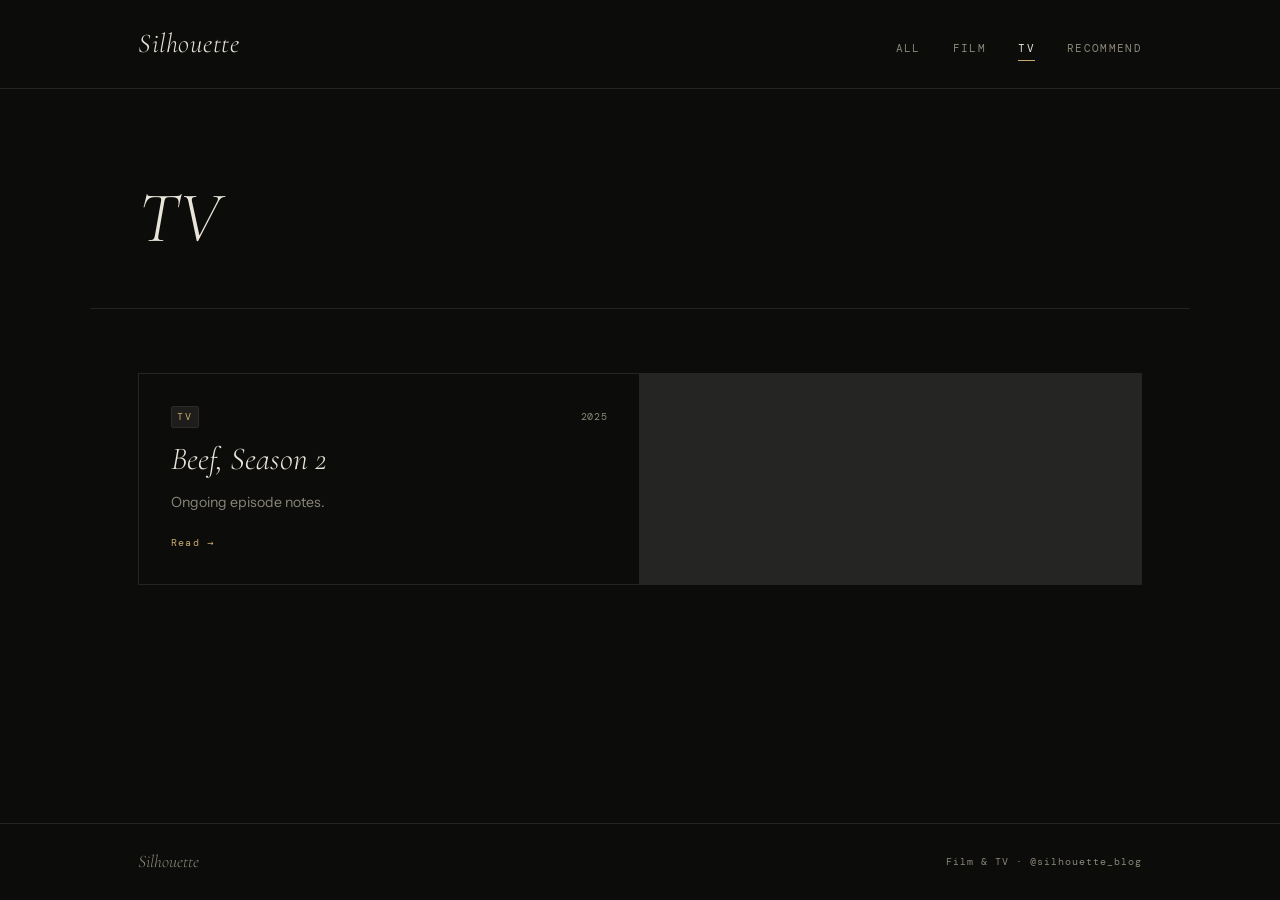
<file: tv.html>
<!DOCTYPE html>
<html lang="en">
<head>
  <meta charset="UTF-8" />
  <meta name="viewport" content="width=device-width, initial-scale=1.0" />
  <title>TV — Silhouette</title>
  <link rel="stylesheet" href="css/style.css" />
  <link rel="preconnect" href="https://fonts.googleapis.com">
  <link href="https://fonts.googleapis.com/css2?family=Cormorant+Garamond:ital,wght@0,300;0,400;0,600;1,300;1,400&family=DM+Mono:wght@300;400&family=Instrument+Sans:wght@400;500&display=swap" rel="stylesheet">
</head>
<body>

  <header class="site-header">
    <div class="header-inner">
      <a href="index.html" class="wordmark">Silhouette</a>
      <nav>
        <a href="index.html" class="nav-link">All</a>
        <a href="film.html" class="nav-link">Film</a>
        <a href="tv.html" class="nav-link active">TV</a>
        <a href="recommend.html" class="nav-link">Recommend</a>
      </nav>
    </div>
    <div class="header-rule"></div>
  </header>

  <main>
    <div class="filter-header">
      <h1 class="filter-title">TV</h1>
    </div>

    <section class="grid-section">
      <div class="card-grid">

        <a href="posts/beef-s2.html" class="card">
          <div class="card-top">
            <span class="tag">TV</span>
            <span class="card-year">2025</span>
          </div>
          <h3 class="card-title">Beef, Season 2</h3>
          <p class="card-excerpt">Ongoing episode notes.</p>
          <div class="card-footer">Read →</div>
        </a>

      </div>
    </section>
  </main>

  <footer class="site-footer">
    <div class="footer-inner">
      <span class="wordmark-sm">Silhouette</span>
      <span class="footer-note">Film &amp; TV · @silhouette_blog</span>
    </div>
  </footer>

  <script data-goatcounter="https://silhouette.goatcounter.com/count"
          async src="//gc.zgo.at/count.js"></script>
</body>
</html>
</file>
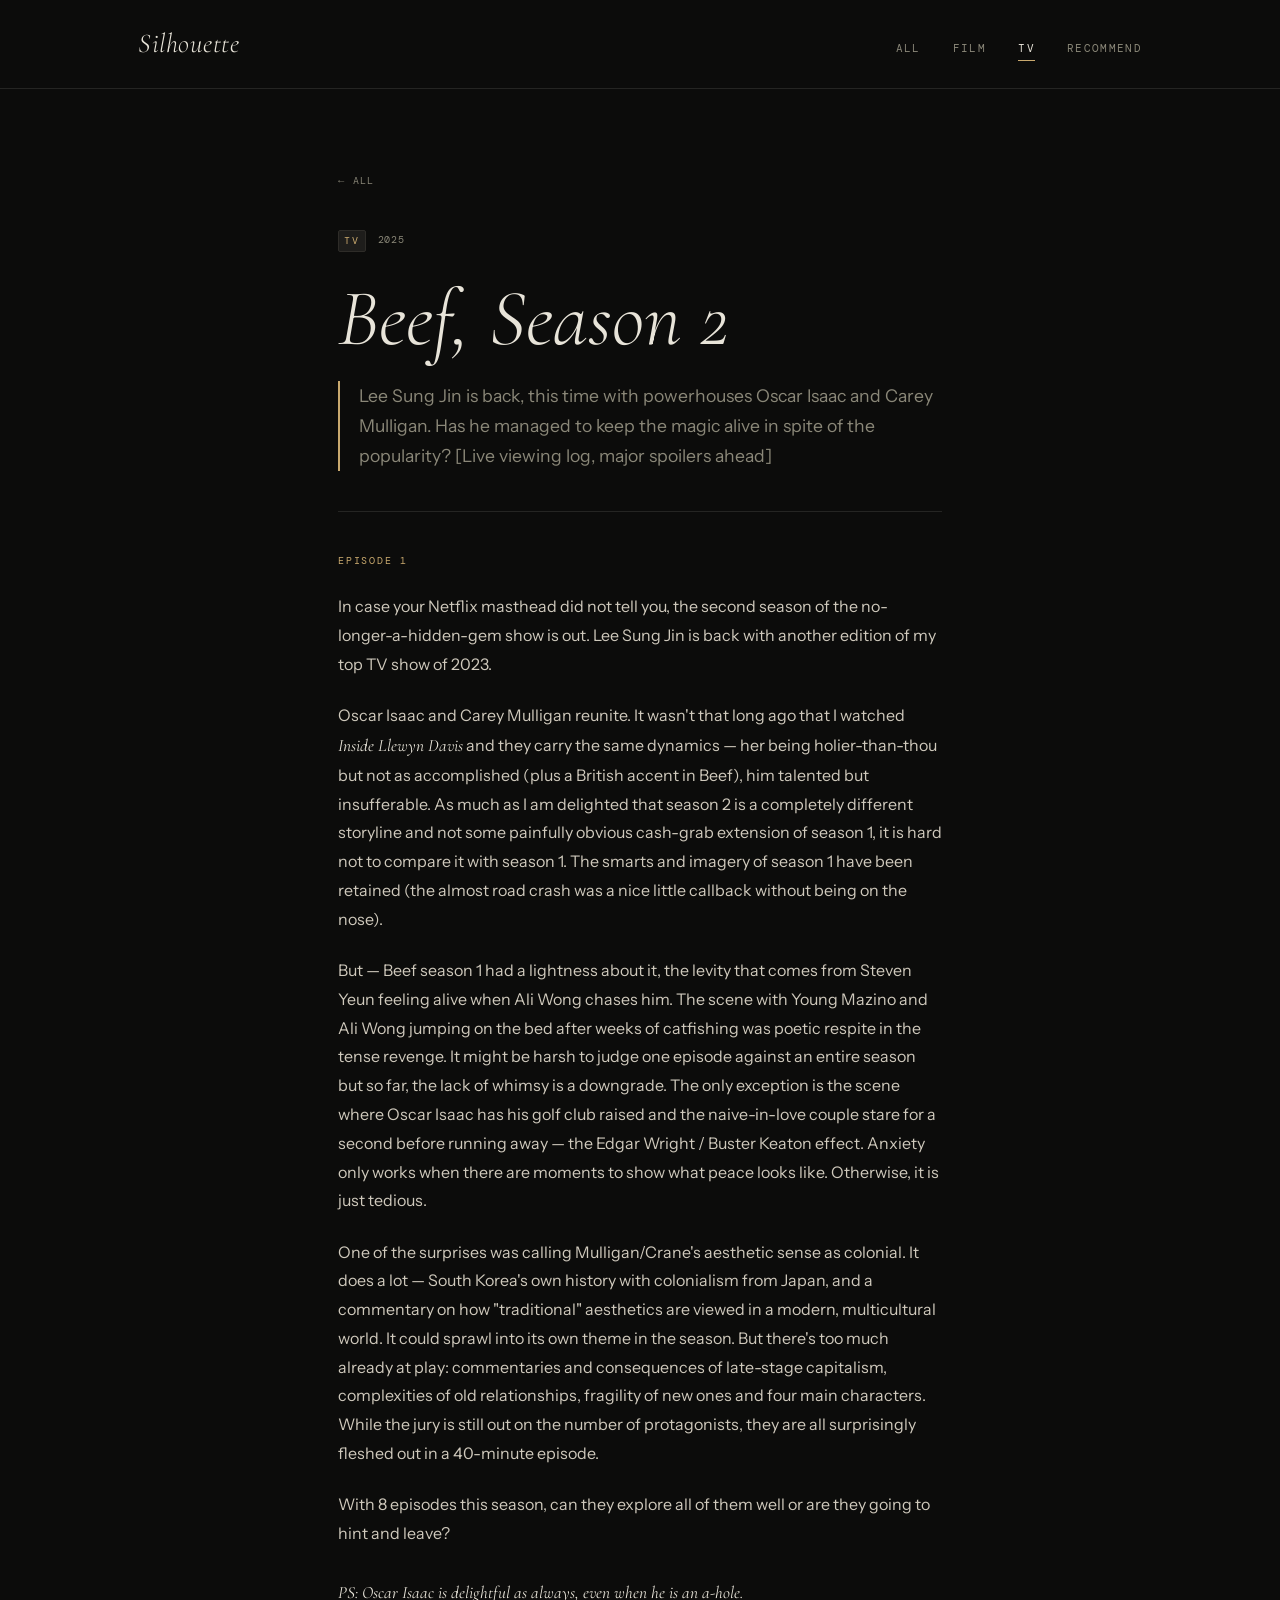
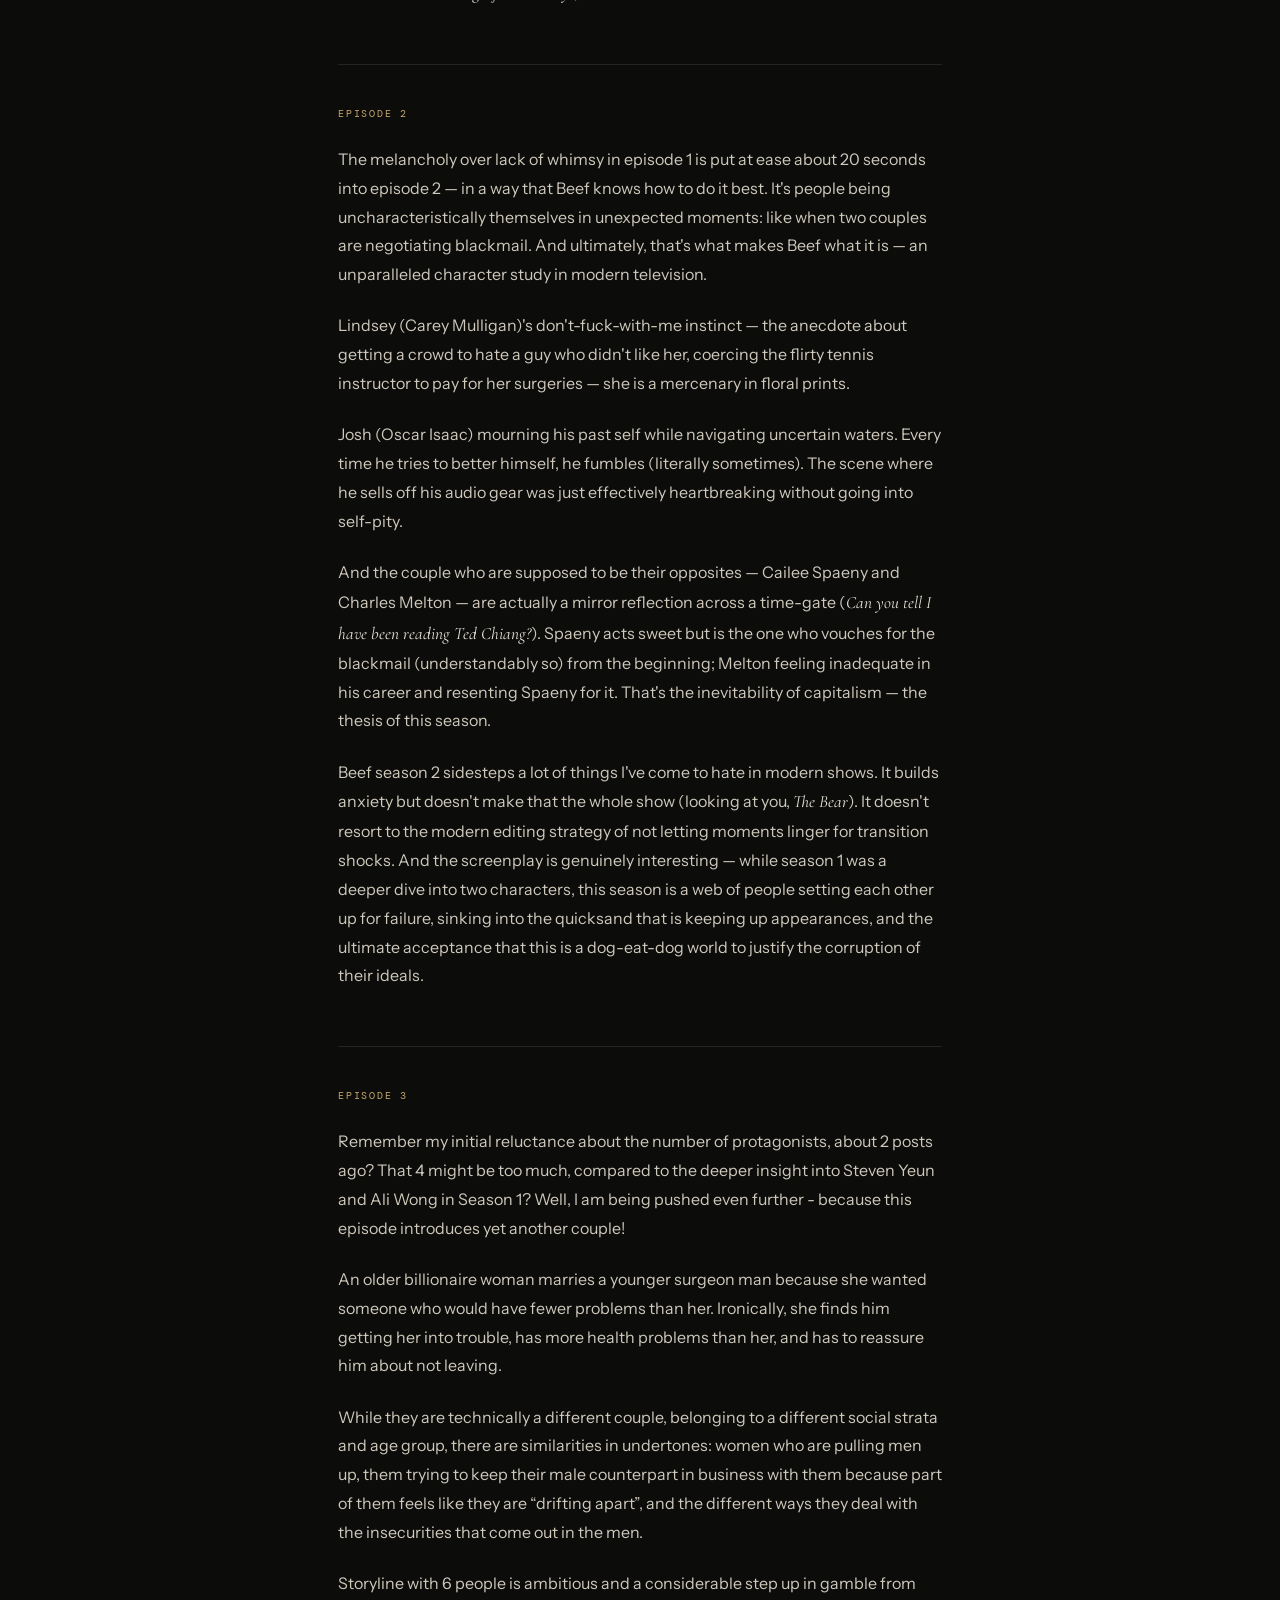
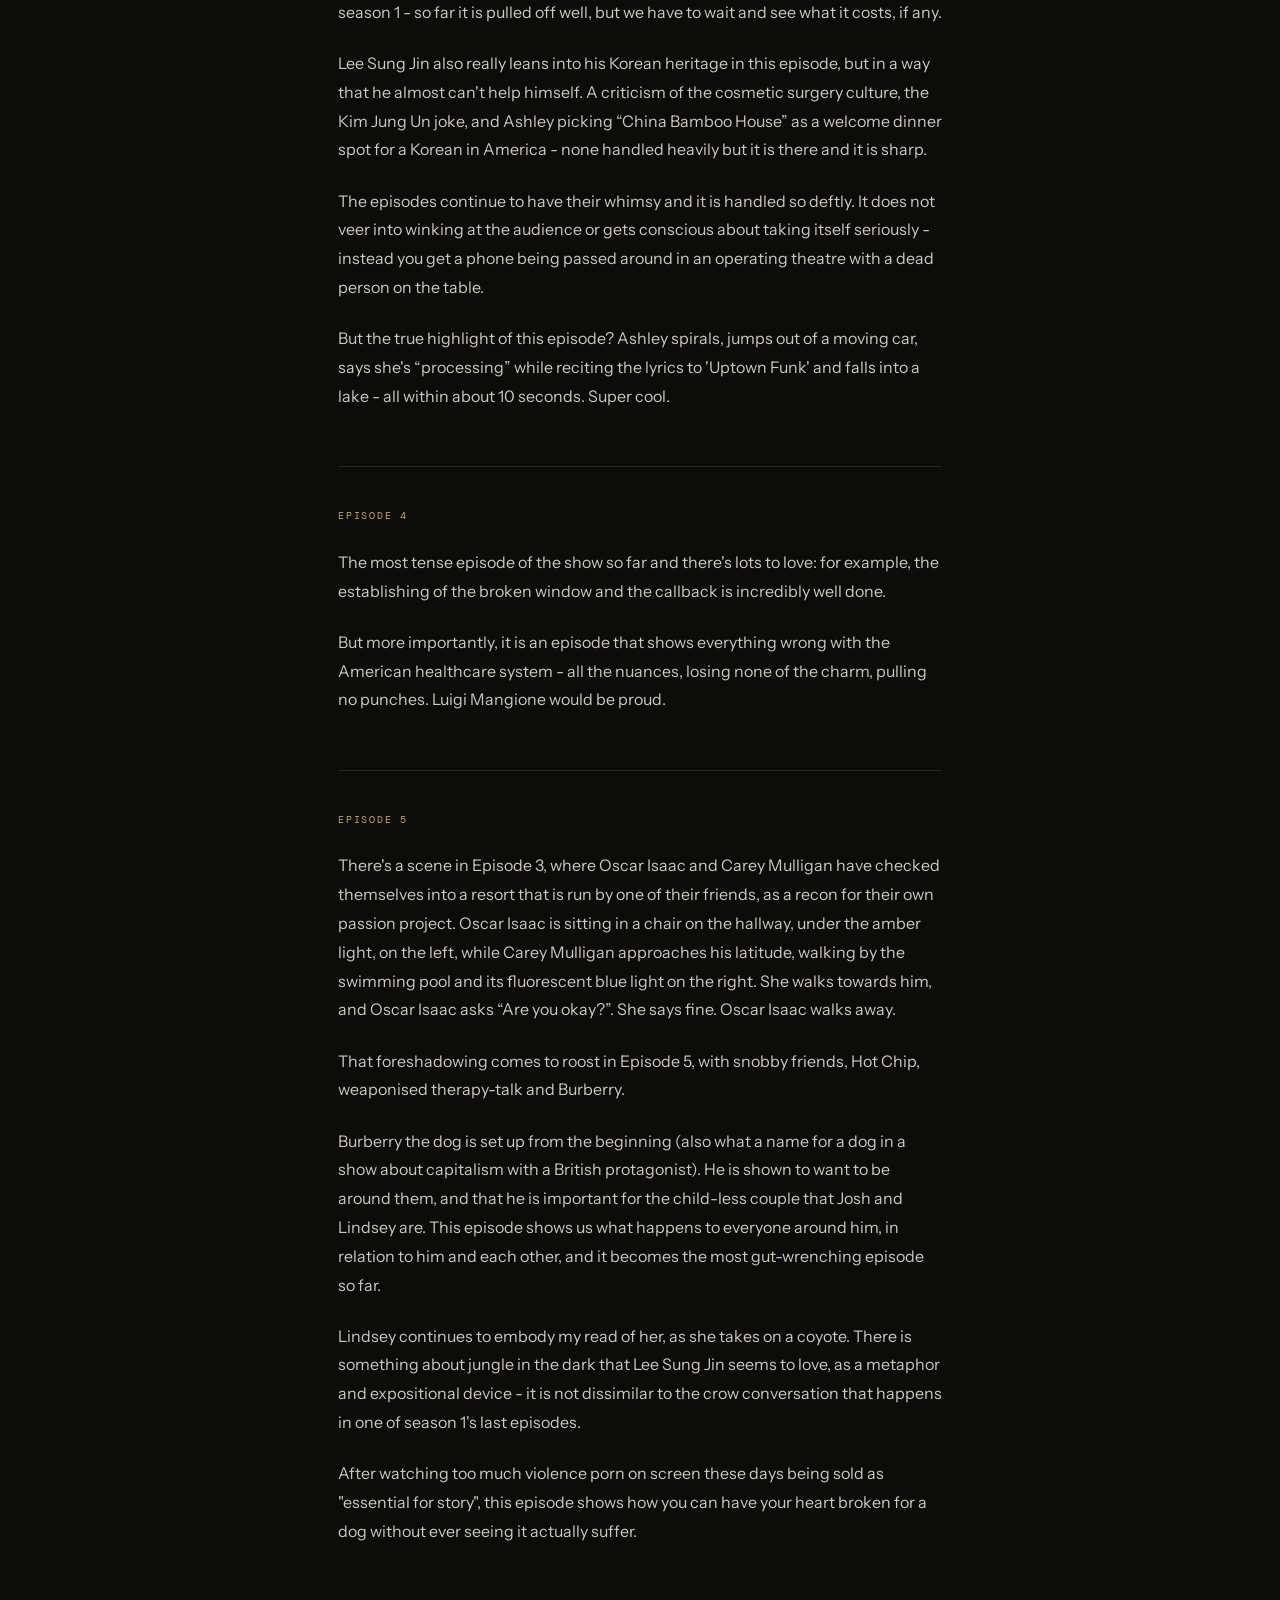
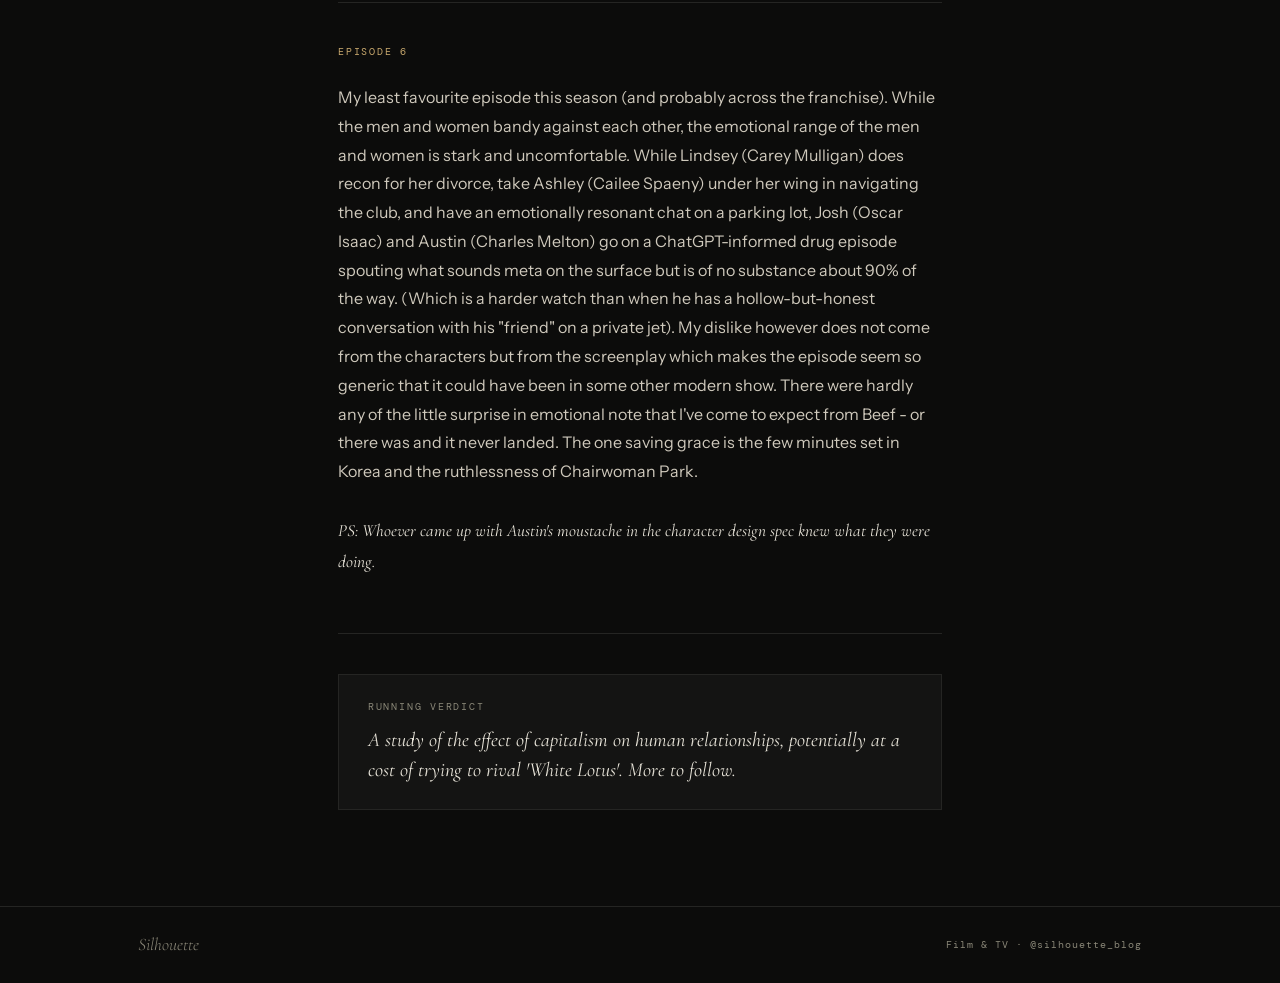
<file: posts/beef-s2.html>
<!DOCTYPE html>
<html lang="en">
<head>
  <meta charset="UTF-8" />
  <meta name="viewport" content="width=device-width, initial-scale=1.0" />
  <title>Beef, Season 2 — Silhouette</title>
  <link rel="stylesheet" href="../css/style.css" />
  <link rel="preconnect" href="https://fonts.googleapis.com">
  <link href="https://fonts.googleapis.com/css2?family=Cormorant+Garamond:ital,wght@0,300;0,400;0,600;1,300;1,400&family=DM+Mono:wght@300;400&family=Instrument+Sans:wght@400;500&display=swap" rel="stylesheet">
</head>
<body>

  <header class="site-header">
    <div class="header-inner">
      <a href="../index.html" class="wordmark">Silhouette</a>
      <nav>
        <a href="../index.html" class="nav-link">All</a>
        <a href="../film.html" class="nav-link">Film</a>
        <a href="../tv.html" class="nav-link active">TV</a>
        <a href="../recommend.html" class="nav-link">Recommend</a>
      </nav>
    </div>
    <div class="header-rule"></div>
  </header>

  <main>
    <div class="post-wrap">

      <a href="../index.html" class="back-link">← All</a>

      <div class="post-kicker">
        <span class="tag">TV</span>
        <span class="post-date">2025</span>
      </div>

      <h1 class="post-title">Beef, Season 2</h1>

      <p class="post-lede">Lee Sung Jin is back, this time with powerhouses Oscar Isaac and Carey Mulligan. Has he managed to keep the magic alive in spite of the popularity? [Live viewing log, major spoilers ahead]</p>

      <div class="post-rule"></div>

      <div class="post-body">

        <div class="episode">
          <p class="episode-label">Episode 1</p>
          <div>
            <p>In case your Netflix masthead did not tell you, the second season of the no-longer-a-hidden-gem show is out. Lee Sung Jin is back with another edition of my top TV show of 2023.</p>

            <p>Oscar Isaac and Carey Mulligan reunite. It wasn't that long ago that I watched <em>Inside Llewyn Davis</em> and they carry the same dynamics — her being holier-than-thou but not as accomplished (plus a British accent in Beef), him talented but insufferable. As much as I am delighted that season 2 is a completely different storyline and not some painfully obvious cash-grab extension of season 1, it is hard not to compare it with season 1. The smarts and imagery of season 1 have been retained (the almost road crash was a nice little callback without being on the nose).</p>

            <p>But — Beef season 1 had a lightness about it, the levity that comes from Steven Yeun feeling alive when Ali Wong chases him. The scene with Young Mazino and Ali Wong jumping on the bed after weeks of catfishing was poetic respite in the tense revenge. It might be harsh to judge one episode against an entire season but so far, the lack of whimsy is a downgrade. The only exception is the scene where Oscar Isaac has his golf club raised and the naive-in-love couple stare for a second before running away — the Edgar Wright / Buster Keaton effect. Anxiety only works when there are moments to show what peace looks like. Otherwise, it is just tedious.</p>

            <p>One of the surprises was calling Mulligan/Crane's aesthetic sense as colonial. It does a lot — South Korea's own history with colonialism from Japan, and a commentary on how "traditional" aesthetics are viewed in a modern, multicultural world. It could sprawl into its own theme in the season. But there's too much already at play: commentaries and consequences of late-stage capitalism, complexities of old relationships, fragility of new ones and four main characters. While the jury is still out on the number of protagonists, they are all surprisingly fleshed out in a 40-minute episode.</p>

            <p>With 8 episodes this season, can they explore all of them well or are they going to hint and leave? <br/><br/>
              <em>PS: Oscar Isaac is delightful as always, even when he is an a-hole.</em></p>
          </div>
        </div>

        <div class="post-rule"></div>

        <div class="episode">
                    <p class="episode-label">Episode 2</p>
          <div>
            <p>The melancholy over lack of whimsy in episode 1 is put at ease about 20 seconds into episode 2 — in a way that Beef knows how to do it best. It's people being uncharacteristically themselves in unexpected moments: like when two couples are negotiating blackmail. And ultimately, that's what makes Beef what it is — an unparalleled character study in modern television.</p>

            <p>Lindsey (Carey Mulligan)'s don't-fuck-with-me instinct — the anecdote about getting a crowd to hate a guy who didn't like her, coercing the flirty tennis instructor to pay for her surgeries — she is a mercenary in floral prints.</p>

            <p>Josh (Oscar Isaac) mourning his past self while navigating uncertain waters. Every time he tries to better himself, he fumbles (literally sometimes). The scene where he sells off his audio gear was just effectively heartbreaking without going into self-pity.</p>

            <p>And the couple who are supposed to be their opposites — Cailee Spaeny and Charles Melton — are actually a mirror reflection across a time-gate (<em>Can you tell I have been reading Ted Chiang?</em>). Spaeny acts sweet but is the one who vouches for the blackmail (understandably so) from the beginning; Melton feeling inadequate in his career and resenting Spaeny for it. That's the inevitability of capitalism — the thesis of this season.</p>

            <p>Beef season 2 sidesteps a lot of things I've come to hate in modern shows. It builds anxiety but doesn't make that the whole show (looking at you, <em>The Bear</em>). It doesn't resort to the modern editing strategy of not letting moments linger for transition shocks. And the screenplay is genuinely interesting — while season 1 was a deeper dive into two characters, this season is a web of people setting each other up for failure, sinking into the quicksand that is keeping up appearances, and the ultimate acceptance that this is a dog-eat-dog world to justify the corruption of their ideals.</p>
          </div>
        </div>

        <div class="post-rule"></div>

        <div class="episode">
          <p class="episode-label">Episode 3</p>
          <p>Remember my initial reluctance about the number of protagonists, about 2 posts ago? That 4 might be too much, compared to the deeper insight into Steven Yeun and Ali Wong in Season 1? Well, I am being pushed even further - because this episode introduces yet another couple!</p>

<p>An older billionaire woman marries a younger surgeon man because she wanted someone who would have fewer problems than her. Ironically, she finds him getting her into trouble, has more health problems than her, and has to reassure him about not leaving.</p>

<p>While they are technically a different couple, belonging to a different social strata and age group, there are similarities in undertones: women who are pulling men up, them trying to keep their male counterpart in business with them because part of them feels like they are “drifting apart”, and the different ways they deal with the insecurities that come out in the men.</p>

<p>Storyline with 6 people is ambitious and a considerable step up in gamble from season 1 -  so far it is pulled off well, but we have to wait and see what it costs, if any.</p>

<p>Lee Sung Jin also really leans into his Korean heritage in this episode, but in a way that he almost can't help himself. A criticism of the cosmetic surgery culture, the Kim Jung Un joke, and Ashley picking “China Bamboo House” as a welcome dinner spot for a Korean in America - none handled heavily but it is there and it is sharp.</p>

<p>The episodes continue to have their whimsy and it is handled so deftly. It does not veer into winking at the audience or gets conscious about taking itself seriously - instead you get a phone being passed around in an operating theatre with a dead person on the table.</p>

<p>But the true highlight of this episode? Ashley spirals, jumps out of a moving car, says she's “processing” while reciting the lyrics to 'Uptown Funk' and falls into a lake - all within about 10 seconds. Super cool.</p>

          <div>
          </div>
        </div>

        <div class="post-rule"></div>

          <div class="episode">
          <p class="episode-label">Episode 4</p>
          <p>The most tense episode of the show so far and there's lots to love: for example, the establishing of the broken window and the callback is incredibly well done.</p> 
          <p>But more importantly, it is an episode that shows everything wrong with the American healthcare system - all the nuances, losing none of the charm, pulling no punches. Luigi Mangione would be proud.</p>
        </div>

        <div class="post-rule"></div>

        <div class="episode">
          <p class="episode-label">Episode 5</p>
          <p>There's a scene in Episode 3, where Oscar Isaac and Carey Mulligan have checked themselves into a resort that is run by one of their friends, as a recon for their own passion project. Oscar Isaac is sitting in a chair on the hallway, under the amber light, on the left, while Carey Mulligan approaches his latitude, walking by the swimming pool and its fluorescent blue light on the right. She walks towards him, and Oscar Isaac asks “Are you okay?”. She says fine. Oscar Isaac walks away.</p> 
          <p>That foreshadowing comes to roost in Episode 5, with snobby friends, Hot Chip, weaponised therapy-talk and Burberry.</p>
          <p>Burberry the dog is set up from the beginning (also what a name for a dog in a show about capitalism with a British protagonist). He is shown to want to be around them, and that he is important for the child-less couple that Josh and Lindsey are. This episode shows us what happens to everyone around him, in relation to him and each other, and it becomes the most gut-wrenching episode so far.</p>
          <p>Lindsey continues to embody my read of her, as she takes on a coyote. There is something about jungle in the dark that Lee Sung Jin seems to love, as a metaphor and expositional device - it is not dissimilar to the crow conversation that happens in one of season 1's last episodes.</p>
          <p>After watching too much violence porn on screen these days being sold as "essential for story", this episode shows how you can have your heart broken for a dog without ever seeing it actually suffer.</p>
        </div>

        <div class="post-rule"></div>

        <div class="episode">
          <p class="episode-label">Episode 6</p>
          <p>My least favourite episode this season (and probably across the franchise). While the men and women bandy against each other, the emotional range of the men and women is stark and uncomfortable. While Lindsey (Carey Mulligan) does recon for her divorce, take Ashley (Cailee Spaeny) under her wing in navigating the club, and have an emotionally resonant chat on a parking lot, Josh (Oscar Isaac) and Austin (Charles Melton) go on a ChatGPT-informed drug episode spouting what sounds meta on the surface but is of no substance about 90% of the way. (Which is a harder watch than when he has a hollow-but-honest conversation with his "friend" on a private jet). My dislike however does not come from the characters but from the screenplay which makes the episode seem so generic that it could have been in some other modern show. There were hardly any of the little surprise in emotional note that I've come to expect from Beef - or there was and it never landed. The one saving grace is the few minutes set in Korea and the ruthlessness of Chairwoman Park.
          <br/><br/><em>PS: Whoever came up with Austin's moustache in the character design spec knew what they were doing.</em>
          </p>
        </div>

        <div class="post-rule"></div>
      </div>

      <div class="verdict">
        <p class="verdict-label">Running verdict</p>
        <p class="verdict-text">A study of the effect of capitalism on human relationships, potentially at a cost of trying to rival 'White Lotus'. More to follow.</p>
      </div>

    </div>
  </main>

  <footer class="site-footer">
    <div class="footer-inner">
      <span class="wordmark-sm">Silhouette</span>
      <span class="footer-note">Film &amp; TV · @silhouette_blog</span>
    </div>
  </footer>

  <script data-goatcounter="https://silhouette.goatcounter.com/count"
          async src="//gc.zgo.at/count.js"></script>
</body>
</html>
</file>
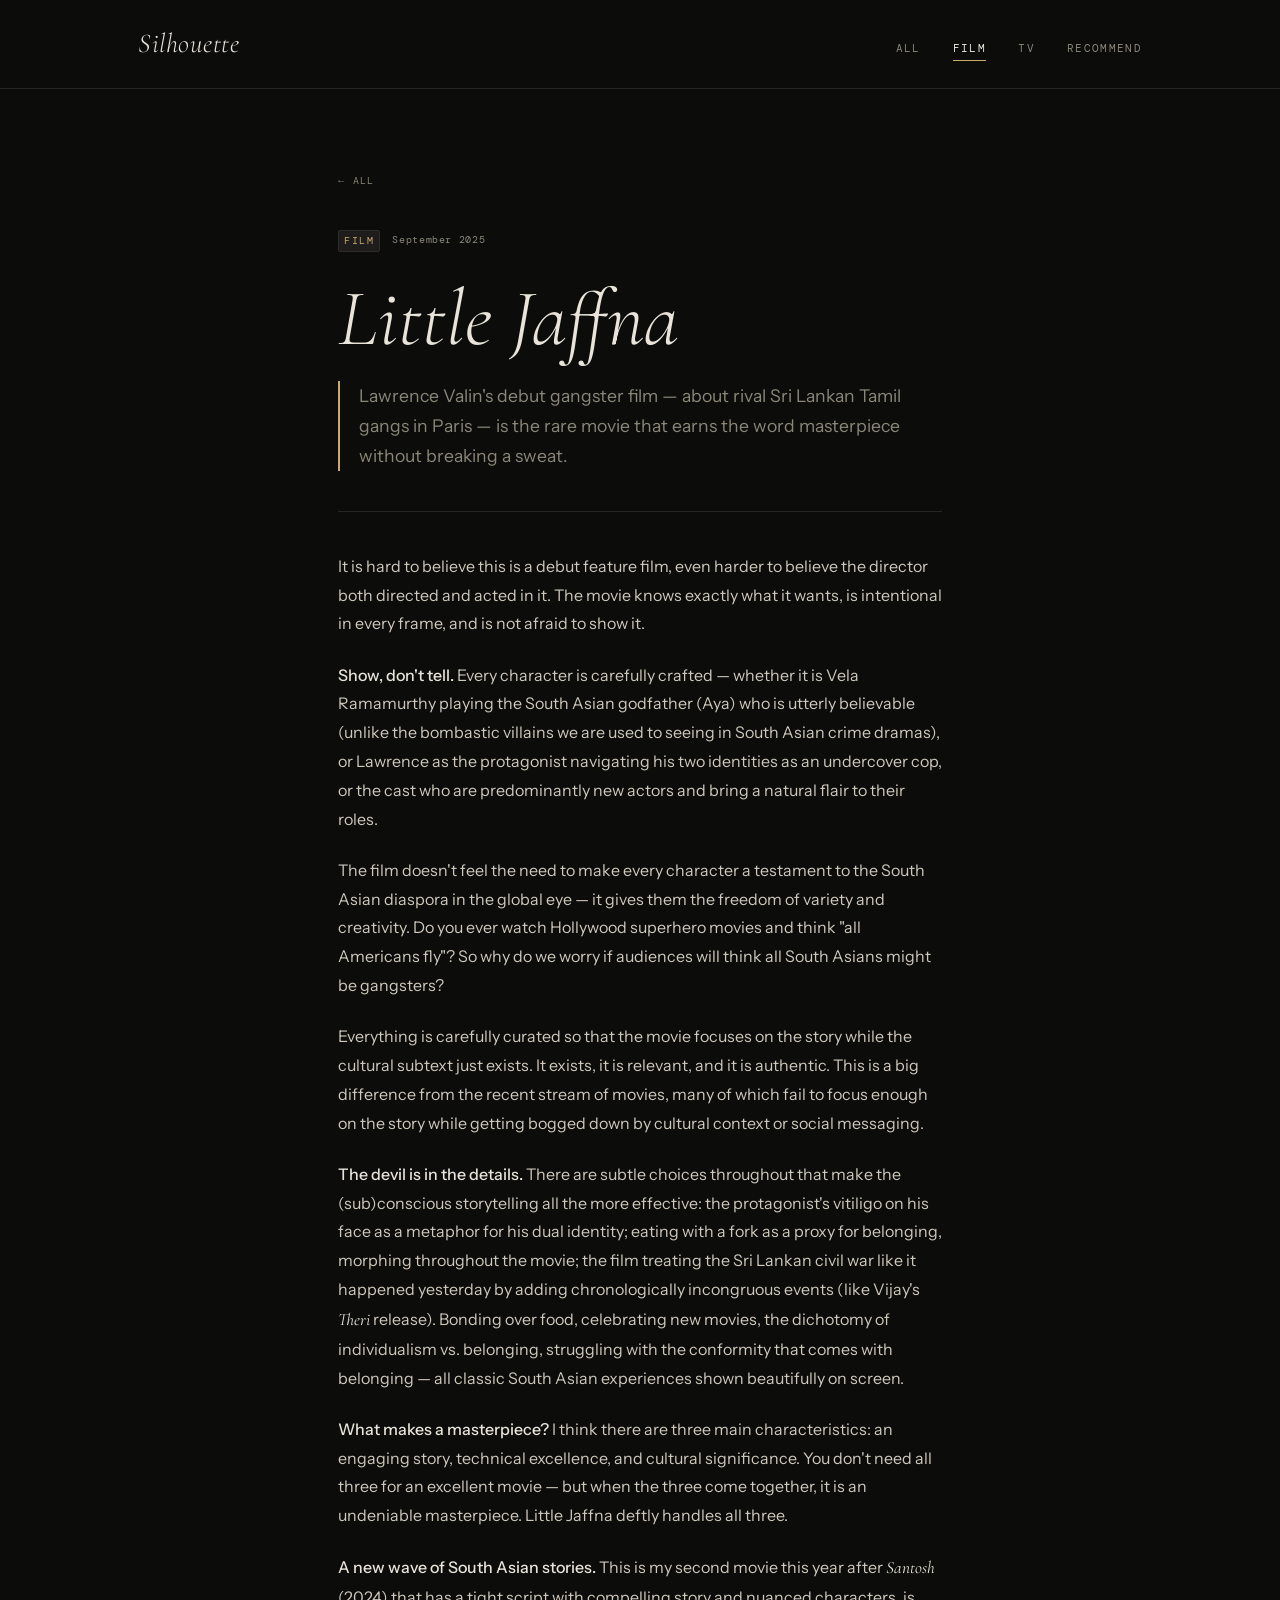
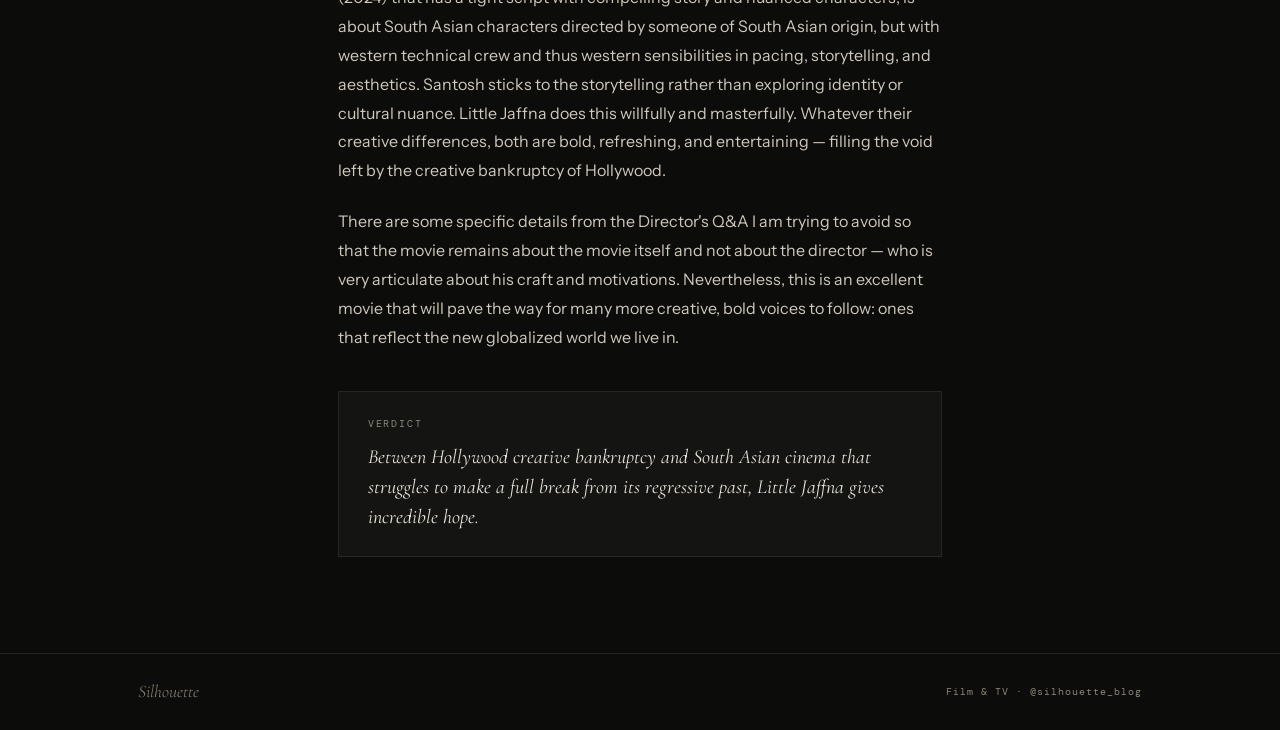
<file: posts/little-jaffna.html>
<!DOCTYPE html>
<html lang="en">
<head>
  <meta charset="UTF-8" />
  <meta name="viewport" content="width=device-width, initial-scale=1.0" />
  <title>Little Jaffna — Silhouette</title>
  <link rel="stylesheet" href="../css/style.css" />
  <link rel="preconnect" href="https://fonts.googleapis.com">
  <link href="https://fonts.googleapis.com/css2?family=Cormorant+Garamond:ital,wght@0,300;0,400;0,600;1,300;1,400&family=DM+Mono:wght@300;400&family=Instrument+Sans:wght@400;500&display=swap" rel="stylesheet">
</head>
<body>

  <header class="site-header">
    <div class="header-inner">
      <a href="../index.html" class="wordmark">Silhouette</a>
      <nav>
        <a href="../index.html" class="nav-link">All</a>
        <a href="../film.html" class="nav-link active">Film</a>
        <a href="../tv.html" class="nav-link">TV</a>
        <a href="../recommend.html" class="nav-link">Recommend</a>
      </nav>
    </div>
    <div class="header-rule"></div>
  </header>

  <main>
    <div class="post-wrap">

      <a href="../index.html" class="back-link">← All</a>

      <div class="post-kicker">
        <span class="tag">Film</span>
        <span class="post-date">September 2025</span>
      </div>

      <h1 class="post-title">Little Jaffna</h1>

      <p class="post-lede">Lawrence Valin's debut gangster film — about rival Sri Lankan Tamil gangs in Paris — is the rare movie that earns the word masterpiece without breaking a sweat.</p>

      <div class="post-rule"></div>

      <div class="post-body">

        <p>It is hard to believe this is a debut feature film, even harder to believe the director both directed and acted in it. The movie knows exactly what it wants, is intentional in every frame, and is not afraid to show it.</p>

        <p><strong>Show, don't tell.</strong> Every character is carefully crafted — whether it is Vela Ramamurthy playing the South Asian godfather (Aya) who is utterly believable (unlike the bombastic villains we are used to seeing in South Asian crime dramas), or Lawrence as the protagonist navigating his two identities as an undercover cop, or the cast who are predominantly new actors and bring a natural flair to their roles.</p>

        <p>The film doesn't feel the need to make every character a testament to the South Asian diaspora in the global eye — it gives them the freedom of variety and creativity. Do you ever watch Hollywood superhero movies and think "all Americans fly"? So why do we worry if audiences will think all South Asians might be gangsters?</p>

        <p>Everything is carefully curated so that the movie focuses on the story while the cultural subtext just exists. It exists, it is relevant, and it is authentic. This is a big difference from the recent stream of movies, many of which fail to focus enough on the story while getting bogged down by cultural context or social messaging.</p>

        <p><strong>The devil is in the details.</strong> There are subtle choices throughout that make the (sub)conscious storytelling all the more effective: the protagonist's vitiligo on his face as a metaphor for his dual identity; eating with a fork as a proxy for belonging, morphing throughout the movie; the film treating the Sri Lankan civil war like it happened yesterday by adding chronologically incongruous events (like Vijay's <em>Theri</em> release). Bonding over food, celebrating new movies, the dichotomy of individualism vs. belonging, struggling with the conformity that comes with belonging — all classic South Asian experiences shown beautifully on screen.</p>

        <p><strong>What makes a masterpiece?</strong> I think there are three main characteristics: an engaging story, technical excellence, and cultural significance. You don't need all three for an excellent movie — but when the three come together, it is an undeniable masterpiece. Little Jaffna deftly handles all three.</p>

        <p><strong>A new wave of South Asian stories.</strong> This is my second movie this year after <em>Santosh</em> (2024) that has a tight script with compelling story and nuanced characters, is about South Asian characters directed by someone of South Asian origin, but with western technical crew and thus western sensibilities in pacing, storytelling, and aesthetics. Santosh sticks to the storytelling rather than exploring identity or cultural nuance. Little Jaffna does this willfully and masterfully. Whatever their creative differences, both are bold, refreshing, and entertaining — filling the void left by the creative bankruptcy of Hollywood.</p>

        <p>There are some specific details from the Director's Q&A I am trying to avoid so that the movie remains about the movie itself and not about the director — who is very articulate about his craft and motivations. Nevertheless, this is an excellent movie that will pave the way for many more creative, bold voices to follow: ones that reflect the new globalized world we live in.</p>

      </div>

      <div class="verdict">
        <p class="verdict-label">Verdict</p>
        <p class="verdict-text">Between Hollywood creative bankruptcy and South Asian cinema that struggles to make a full break from its regressive past, Little Jaffna gives incredible hope.</p>
      </div>

    </div>
  </main>

  <footer class="site-footer">
    <div class="footer-inner">
      <span class="wordmark-sm">Silhouette</span>
      <span class="footer-note">Film &amp; TV · @silhouette_blog</span>
    </div>
  </footer>

  <script data-goatcounter="https://silhouette.goatcounter.com/count"
          async src="//gc.zgo.at/count.js"></script>
</body>
</html>
</file>
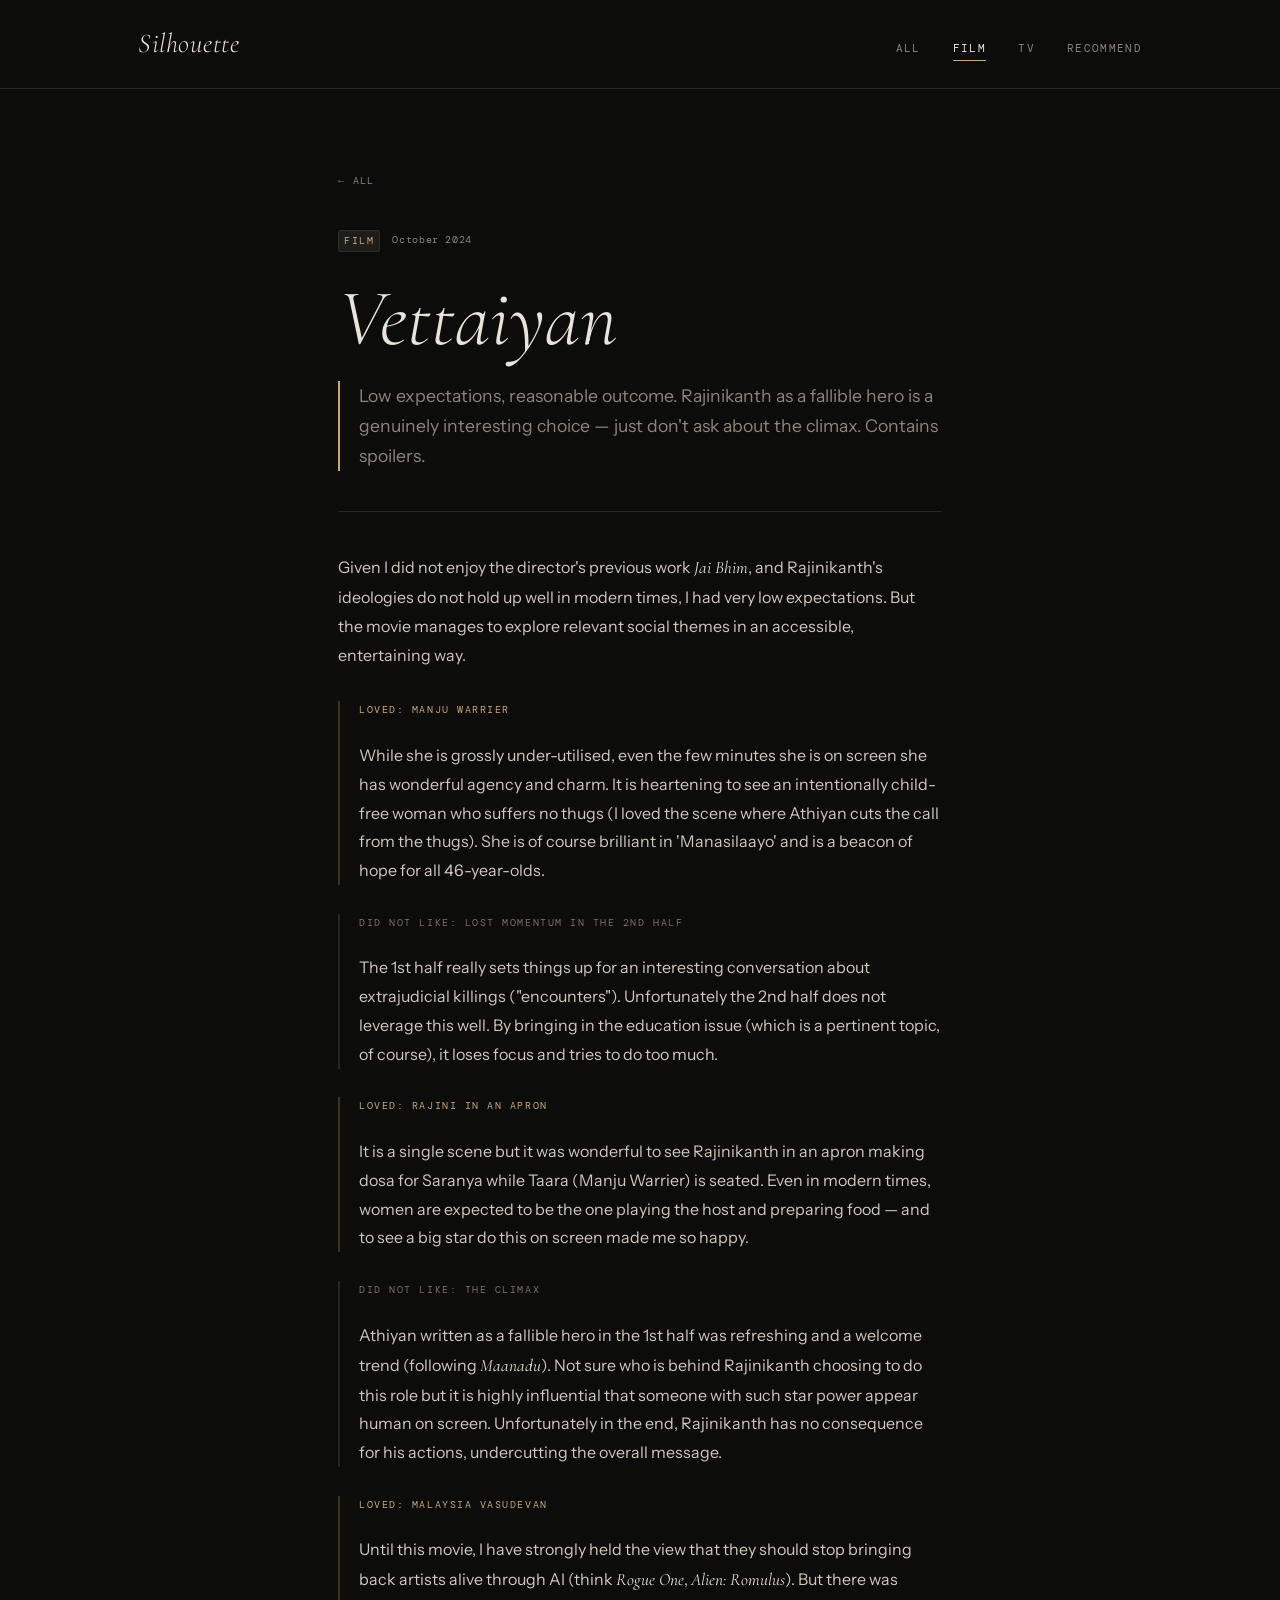
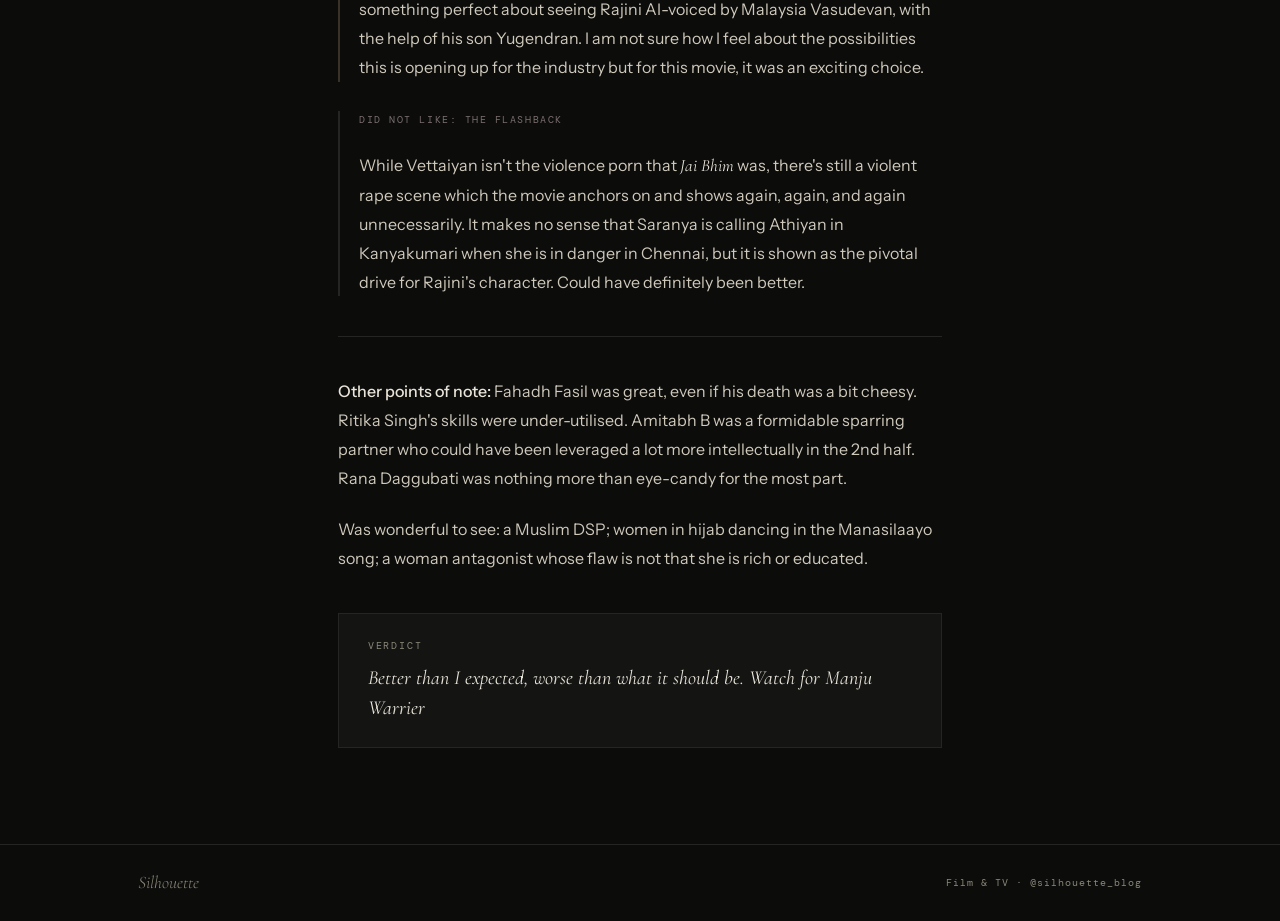
<file: posts/vettaiyan.html>
<!DOCTYPE html>
<html lang="en">
<head>
  <meta charset="UTF-8" />
  <meta name="viewport" content="width=device-width, initial-scale=1.0" />
  <title>Vettaiyan — Silhouette</title>
  <link rel="stylesheet" href="../css/style.css" />
  <link rel="preconnect" href="https://fonts.googleapis.com">
  <link href="https://fonts.googleapis.com/css2?family=Cormorant+Garamond:ital,wght@0,300;0,400;0,600;1,300;1,400&family=DM+Mono:wght@300;400&family=Instrument+Sans:wght@400;500&display=swap" rel="stylesheet">
  <style>
    .liked { color: var(--accent); }
    .liked::before { content: '✓  '; font-size: 0.75em; }
    .disliked { color: var(--dim); }
    .disliked::before { content: '✗  '; font-size: 0.75em; }
    .reactions { display: flex; flex-direction: column; gap: 1.8rem; margin: 2rem 0; }
    .reaction-label {
      font-family: var(--mono);
      font-size: 0.6rem;
      letter-spacing: 0.16em;
      text-transform: uppercase;
      margin-bottom: 0.4rem;
    }
    .reaction-label.pos { color: var(--accent); }
    .reaction-label.neg { color: #7a6f6f; }
    .reaction-block { border-left: 2px solid var(--border); padding-left: 1.2rem; }
    .reaction-block.pos { border-left-color: #3a3226; }
  </style>
</head>
<body>

  <header class="site-header">
    <div class="header-inner">
      <a href="../index.html" class="wordmark">Silhouette</a>
      <nav>
        <a href="../index.html" class="nav-link">All</a>
        <a href="../film.html" class="nav-link active">Film</a>
        <a href="../tv.html" class="nav-link">TV</a>
        <a href="../recommend.html" class="nav-link">Recommend</a>
      </nav>
    </div>
    <div class="header-rule"></div>
  </header>

  <main>
    <div class="post-wrap">

      <a href="../index.html" class="back-link">← All</a>

      <div class="post-kicker">
        <span class="tag">Film</span>
        <span class="post-date">October 2024</span>
      </div>

      <h1 class="post-title">Vettaiyan</h1>

      <p class="post-lede">Low expectations, reasonable outcome. Rajinikanth as a fallible hero is a genuinely interesting choice — just don't ask about the climax. Contains spoilers.</p>

      <div class="post-rule"></div>

      <div class="post-body">

        <p>Given I did not enjoy the director's previous work <em>Jai Bhim</em>, and Rajinikanth's ideologies do not hold up well in modern times, I had very low expectations. But the movie manages to explore relevant social themes in an accessible, entertaining way.</p>

        <div class="reactions">

          <div class="reaction-block pos">
            <p class="reaction-label pos">Loved: Manju Warrier</p>
            <p>While she is grossly under-utilised, even the few minutes she is on screen she has wonderful agency and charm. It is heartening to see an intentionally child-free woman who suffers no thugs (I loved the scene where Athiyan cuts the call from the thugs). She is of course brilliant in 'Manasilaayo' and is a beacon of hope for all 46-year-olds.</p>
          </div>

          <div class="reaction-block">
            <p class="reaction-label neg">Did not like: Lost momentum in the 2nd half</p>
            <p>The 1st half really sets things up for an interesting conversation about extrajudicial killings ("encounters"). Unfortunately the 2nd half does not leverage this well. By bringing in the education issue (which is a pertinent topic, of course), it loses focus and tries to do too much.</p>
          </div>

          <div class="reaction-block pos">
            <p class="reaction-label pos">Loved: Rajini in an apron</p>
            <p>It is a single scene but it was wonderful to see Rajinikanth in an apron making dosa for Saranya while Taara (Manju Warrier) is seated. Even in modern times, women are expected to be the one playing the host and preparing food — and to see a big star do this on screen made me so happy.</p>
          </div>

          <div class="reaction-block">
            <p class="reaction-label neg">Did not like: The climax</p>
            <p>Athiyan written as a fallible hero in the 1st half was refreshing and a welcome trend (following <em>Maanadu</em>). Not sure who is behind Rajinikanth choosing to do this role but it is highly influential that someone with such star power appear human on screen. Unfortunately in the end, Rajinikanth has no consequence for his actions, undercutting the overall message.</p>
          </div>

          <div class="reaction-block pos">
            <p class="reaction-label pos">Loved: Malaysia Vasudevan</p>
            <p>Until this movie, I have strongly held the view that they should stop bringing back artists alive through AI (think <em>Rogue One</em>, <em>Alien: Romulus</em>). But there was something perfect about seeing Rajini AI-voiced by Malaysia Vasudevan, with the help of his son Yugendran. I am not sure how I feel about the possibilities this is opening up for the industry but for this movie, it was an exciting choice.</p>
          </div>

          <div class="reaction-block">
            <p class="reaction-label neg">Did not like: The flashback</p>
            <p>While Vettaiyan isn't the violence porn that <em>Jai Bhim</em> was, there's still a violent rape scene which the movie anchors on and shows again, again, and again unnecessarily. It makes no sense that Saranya is calling Athiyan in Kanyakumari when she is in danger in Chennai, but it is shown as the pivotal drive for Rajini's character. Could have definitely been better.</p>
          </div>

        </div>

        <div class="post-rule"></div>

        <p><strong>Other points of note:</strong> Fahadh Fasil was great, even if his death was a bit cheesy. Ritika Singh's skills were under-utilised. Amitabh B was a formidable sparring partner who could have been leveraged a lot more intellectually in the 2nd half. Rana Daggubati was nothing more than eye-candy for the most part.</p>

        <p>Was wonderful to see: a Muslim DSP; women in hijab dancing in the Manasilaayo song; a woman antagonist whose flaw is not that she is rich or educated.</p>

      </div>

      <div class="verdict">
        <p class="verdict-label">Verdict</p>
        <p class="verdict-text">Better than I expected, worse than what it should be. Watch for Manju Warrier</p>
      </div>

    </div>
  </main>

  <footer class="site-footer">
    <div class="footer-inner">
      <span class="wordmark-sm">Silhouette</span>
      <span class="footer-note">Film &amp; TV · @silhouette_blog</span>
    </div>
  </footer>

  <script data-goatcounter="https://silhouette.goatcounter.com/count"
          async src="//gc.zgo.at/count.js"></script>
</body>
</html>
</file>
<file: css/style.css>
/* ─── Reset & Variables ──────────────────────────────────── */
*, *::before, *::after { box-sizing: border-box; margin: 0; padding: 0; }

:root {
  --bg:        #0c0c0b;
  --surface:   #141413;
  --border:    #252523;
  --cream:     #e8e4d9;
  --dim:       #8a8778;
  --accent:    #c9a96e;
  --tag-bg:    #1e1d1b;

  --serif:     'Cormorant Garamond', Georgia, serif;
  --mono:      'DM Mono', monospace;
  --sans:      'Instrument Sans', sans-serif;

  --max:       1100px;
  --pad:       clamp(1.25rem, 5vw, 3rem);
}

html { font-size: 16px; scroll-behavior: smooth; }

body {
  background: var(--bg);
  color: var(--cream);
  font-family: var(--sans);
  font-weight: 400;
  line-height: 1.6;
  -webkit-font-smoothing: antialiased;
  min-height: 100vh;
  display: flex;
  flex-direction: column;
}

a { color: inherit; text-decoration: none; }

/* ─── Header ─────────────────────────────────────────────── */
.site-header {
  position: sticky;
  top: 0;
  z-index: 100;
  background: var(--bg);
}

.header-inner {
  max-width: var(--max);
  margin: 0 auto;
  padding: 1.4rem var(--pad);
  display: flex;
  align-items: baseline;
  justify-content: space-between;
}

.wordmark {
  font-family: var(--serif);
  font-size: 1.7rem;
  font-weight: 300;
  font-style: italic;
  letter-spacing: 0.02em;
  color: var(--cream);
  transition: color 0.2s;
}
.wordmark:hover { color: var(--accent); }

nav { display: flex; gap: 2rem; align-items: center; }

.nav-link {
  font-family: var(--mono);
  font-size: 0.7rem;
  letter-spacing: 0.12em;
  text-transform: uppercase;
  color: var(--dim);
  transition: color 0.2s;
  padding-bottom: 2px;
  border-bottom: 1px solid transparent;
}
.nav-link:hover,
.nav-link.active {
  color: var(--cream);
  border-bottom-color: var(--accent);
}

.header-rule {
  height: 1px;
  background: var(--border);
}

/* ─── Tags ───────────────────────────────────────────────── */
.tag {
  font-family: var(--mono);
  font-size: 0.62rem;
  letter-spacing: 0.14em;
  text-transform: uppercase;
  color: var(--accent);
  background: var(--tag-bg);
  border: 1px solid #2e2c28;
  padding: 0.2em 0.55em;
  border-radius: 2px;
}

/* ─── Hero ───────────────────────────────────────────────── */
.hero {
  max-width: var(--max);
  margin: 0 auto;
  padding: clamp(3rem, 8vw, 6rem) var(--pad) clamp(2rem, 5vw, 4rem);
}

.hero-label {
  font-family: var(--mono);
  font-size: 0.65rem;
  letter-spacing: 0.18em;
  text-transform: uppercase;
  color: var(--dim);
  margin-bottom: 1.2rem;
}

.hero-link {
  display: block;
}

.hero-title {
  font-family: var(--serif);
  font-size: clamp(3rem, 8vw, 6.5rem);
  font-weight: 300;
  font-style: italic;
  line-height: 1.05;
  color: var(--cream);
  margin-bottom: 1.2rem;
  transition: color 0.2s;
}
.hero-link:hover .hero-title { color: var(--accent); }

.hero-sub {
  font-size: 1.05rem;
  color: var(--dim);
  max-width: 520px;
  line-height: 1.65;
  margin-bottom: 1.5rem;
}

.hero-meta {
  display: flex;
  align-items: center;
  gap: 0.6rem;
}

.dot { color: var(--border); }
.date {
  font-family: var(--mono);
  font-size: 0.68rem;
  color: var(--dim);
  letter-spacing: 0.06em;
}

/* ─── Divider ────────────────────────────────────────────── */
.divider {
  max-width: var(--max);
  margin: 0 auto;
  padding: 0 var(--pad);
}
.divider::after {
  content: '';
  display: block;
  height: 1px;
  background: var(--border);
}

/* ─── Grid Section ───────────────────────────────────────── */
.grid-section {
  max-width: var(--max);
  margin: 0 auto;
  padding: clamp(2rem, 5vw, 4rem) var(--pad) clamp(3rem, 8vw, 6rem);
}

.section-label {
  font-family: var(--mono);
  font-size: 0.65rem;
  letter-spacing: 0.18em;
  text-transform: uppercase;
  color: var(--dim);
  margin-bottom: 2rem;
}

.card-grid {
  display: grid;
  grid-template-columns: repeat(auto-fill, minmax(min(100%, 340px), 1fr));
  gap: 1.5px;
  background: var(--border);
  border: 1px solid var(--border);
}

.card {
  background: var(--bg);
  padding: 2rem;
  display: flex;
  flex-direction: column;
  gap: 0.8rem;
  transition: background 0.2s;
  cursor: pointer;
}
.card:hover { background: var(--surface); }

.card-top {
  display: flex;
  justify-content: space-between;
  align-items: center;
}

.card-year {
  font-family: var(--mono);
  font-size: 0.65rem;
  color: var(--dim);
  letter-spacing: 0.06em;
}

.card-title {
  font-family: var(--serif);
  font-size: clamp(1.6rem, 3vw, 2rem);
  font-weight: 300;
  font-style: italic;
  line-height: 1.15;
  color: var(--cream);
  transition: color 0.2s;
}
.card:hover .card-title { color: var(--accent); }

.card-excerpt {
  font-size: 0.88rem;
  color: var(--dim);
  line-height: 1.7;
  flex: 1;
}

.card-footer {
  font-family: var(--mono);
  font-size: 0.65rem;
  letter-spacing: 0.12em;
  color: var(--accent);
  margin-top: 0.5rem;
  transition: letter-spacing 0.2s;
}
.card:hover .card-footer { letter-spacing: 0.2em; }

/* ─── Post Layout ────────────────────────────────────────── */
.post-wrap {
  max-width: 700px;
  margin: 0 auto;
  padding: clamp(2.5rem, 6vw, 5rem) var(--pad) clamp(3rem, 8vw, 6rem);
}

.post-kicker {
  display: flex;
  align-items: center;
  gap: 0.75rem;
  margin-bottom: 1.5rem;
}

.post-date {
  font-family: var(--mono);
  font-size: 0.65rem;
  color: var(--dim);
  letter-spacing: 0.06em;
}

.post-title {
  font-family: var(--serif);
  font-size: clamp(2.5rem, 7vw, 5rem);
  font-weight: 300;
  font-style: italic;
  line-height: 1.08;
  color: var(--cream);
  margin-bottom: 1.2rem;
}

.post-lede {
  font-size: 1.1rem;
  color: var(--dim);
  line-height: 1.7;
  border-left: 2px solid var(--accent);
  padding-left: 1.2rem;
  margin-bottom: 2.5rem;
}

.post-rule {
  height: 1px;
  background: var(--border);
  margin: 2.5rem 0;
}

/* ─── Post Body ──────────────────────────────────────────── */
.post-body {
  font-size: 1rem;
  line-height: 1.8;
  color: #cfc9bc;
}

.post-body p { margin-bottom: 1.4rem; }
.post-body p:last-child { margin-bottom: 0; }

.post-body strong {
  color: var(--cream);
  font-weight: 500;
}

.post-body em {
  font-family: var(--serif);
  font-style: italic;
  font-size: 1.08em;
  color: var(--cream);
}

/* ─── Episode blocks (TV posts) ──────────────────────────── */
.episode {
  margin-bottom: 3.5rem;
}

.episode-label {
  font-family: var(--mono);
  font-size: 0.62rem;
  letter-spacing: 0.18em;
  text-transform: uppercase;
  color: var(--accent);
  margin-bottom: 0.8rem;
}

.episode-title {
  font-family: var(--serif);
  font-size: 1.5rem;
  font-style: italic;
  font-weight: 300;
  color: var(--cream);
  margin-bottom: 1rem;
}

/* ─── Verdict block ──────────────────────────────────────── */
.verdict {
  border: 1px solid var(--border);
  background: var(--surface);
  padding: 1.5rem 1.8rem;
  margin-top: 2.5rem;
}

.verdict-label {
  font-family: var(--mono);
  font-size: 0.62rem;
  letter-spacing: 0.18em;
  text-transform: uppercase;
  color: var(--dim);
  margin-bottom: 0.6rem;
}

.verdict-text {
  font-family: var(--serif);
  font-size: 1.25rem;
  font-style: italic;
  color: var(--cream);
  line-height: 1.5;
}

/* ─── Back link ──────────────────────────────────────────── */
.back-link {
  display: inline-flex;
  align-items: center;
  gap: 0.5rem;
  font-family: var(--mono);
  font-size: 0.65rem;
  letter-spacing: 0.12em;
  text-transform: uppercase;
  color: var(--dim);
  margin-bottom: 2.5rem;
  transition: color 0.2s;
}
.back-link:hover { color: var(--cream); }

/* ─── Filter pages (film.html, tv.html) ──────────────────── */
.filter-header {
  max-width: var(--max);
  margin: 0 auto;
  padding: clamp(2.5rem, 6vw, 4.5rem) var(--pad) 2rem;
  border-bottom: 1px solid var(--border);
}

.filter-title {
  font-family: var(--serif);
  font-size: clamp(2.5rem, 6vw, 4.5rem);
  font-weight: 300;
  font-style: italic;
  color: var(--cream);
}

/* ─── About Section ──────────────────────────────────────── */
.about-section {
  max-width: var(--max);
  margin: 0 auto;
  padding: clamp(1.5rem, 4vw, 2.5rem) var(--pad);
}

.about-text {
  font-family: var(--serif);
  font-size: clamp(1rem, 2vw, 1.2rem);
  font-style: italic;
  font-weight: 300;
  color: var(--dim);
  line-height: 1.6;
}

/* ─── Footer ─────────────────────────────────────────────── */
.site-footer {
  margin-top: auto;
  border-top: 1px solid var(--border);
}

.footer-inner {
  max-width: var(--max);
  margin: 0 auto;
  padding: 1.5rem var(--pad);
  display: flex;
  justify-content: space-between;
  align-items: center;
}

.wordmark-sm {
  font-family: var(--serif);
  font-size: 1.1rem;
  font-style: italic;
  font-weight: 300;
  color: var(--dim);
}

.footer-note {
  font-family: var(--mono);
  font-size: 0.62rem;
  letter-spacing: 0.1em;
  color: var(--dim);
}

.footer-link {
  color: var(--dim);
  transition: color 0.2s;
}
.footer-link:hover { color: var(--accent); }

.about-name {
  font-family: var(--mono);
  font-size: 0.7rem;
  letter-spacing: 0.12em;
  text-transform: uppercase;
  color: var(--dim);
}

.about-credo {
  font-family: var(--serif);
  font-style: italic;
  font-size: 1.4rem;
  font-weight: 300;
  color: var(--cream);
  line-height: 1.4;
  margin-top: 0.6rem;
}

/* ─── Recommend page ─────────────────────────────────────── */
.rec-controls {
  max-width: var(--max);
  margin: 0 auto;
  padding: 2rem var(--pad) 0;
  display: flex;
  flex-wrap: wrap;
  gap: 1.5rem 3rem;
  border-bottom: 1px solid var(--border);
  padding-bottom: 1.5rem;
}

.rec-filter-group {
  display: flex;
  align-items: center;
  gap: 0.75rem;
}

.rec-filter-label {
  font-family: var(--mono);
  font-size: 0.62rem;
  letter-spacing: 0.14em;
  text-transform: uppercase;
  color: var(--dim);
}

.rec-filter-btns { display: flex; gap: 0.4rem; }

.rec-btn {
  font-family: var(--mono);
  font-size: 0.62rem;
  letter-spacing: 0.1em;
  text-transform: uppercase;
  color: var(--dim);
  background: transparent;
  border: 1px solid var(--border);
  padding: 0.3em 0.75em;
  border-radius: 2px;
  cursor: pointer;
  transition: color 0.2s, border-color 0.2s;
}
.rec-btn:hover { color: var(--cream); border-color: var(--dim); }
.rec-btn.active { color: var(--accent); border-color: var(--accent); }

.rec-list {
  max-width: var(--max);
  margin: 0 auto;
  padding: 0 var(--pad) clamp(3rem, 8vw, 6rem);
}

.rec-item {
  padding: 2.5rem 0;
  border-bottom: 1px solid var(--border);
}
.rec-item:first-child { padding-top: 2.5rem; }

.rec-item-header {
  display: flex;
  flex-direction: column;
  gap: 0.5rem;
  margin-bottom: 1.25rem;
}

.rec-title-row {
  display: flex;
  align-items: baseline;
  gap: 1rem;
}

.rec-title {
  font-family: var(--serif);
  font-size: clamp(1.6rem, 3vw, 2.2rem);
  font-weight: 300;
  font-style: italic;
  color: var(--cream);
  line-height: 1.1;
}

.rec-year {
  font-family: var(--mono);
  font-size: 0.65rem;
  color: var(--dim);
  letter-spacing: 0.06em;
  white-space: nowrap;
}

.rec-tags {
  display: flex;
  align-items: center;
  gap: 0.75rem;
}

.rec-runtime {
  font-family: var(--mono);
  font-size: 0.62rem;
  color: var(--dim);
  letter-spacing: 0.08em;
}

.rec-quote {
  font-family: var(--serif);
  font-style: italic;
  font-size: 1.1rem;
  font-weight: 300;
  color: var(--cream);
  line-height: 1.6;
  border-left: 2px solid var(--accent);
  padding-left: 1.2rem;
  margin-bottom: 1.1rem;
}

.rec-body {
  font-size: 0.92rem;
  color: var(--dim);
  line-height: 1.75;
  max-width: 640px;
}

.rec-empty {
  max-width: var(--max);
  margin: 3rem auto;
  padding: 0 var(--pad);
  font-family: var(--mono);
  font-size: 0.7rem;
  letter-spacing: 0.1em;
  text-transform: uppercase;
  color: var(--dim);
}

/* ─── Animations ─────────────────────────────────────────── */
@keyframes fadeUp {
  from { opacity: 0; transform: translateY(16px); }
  to   { opacity: 1; transform: translateY(0); }
}

.hero, .card, .post-wrap {
  animation: fadeUp 0.55s ease both;
}
.card:nth-child(2) { animation-delay: 0.08s; }
.card:nth-child(3) { animation-delay: 0.16s; }

/* ─── Mobile ─────────────────────────────────────────────── */
@media (max-width: 600px) {
  .header-inner { padding: 1rem var(--pad); }
  nav { gap: 1.2rem; }
  .footer-inner { flex-direction: column; gap: 0.5rem; text-align: center; }
}
</file>
